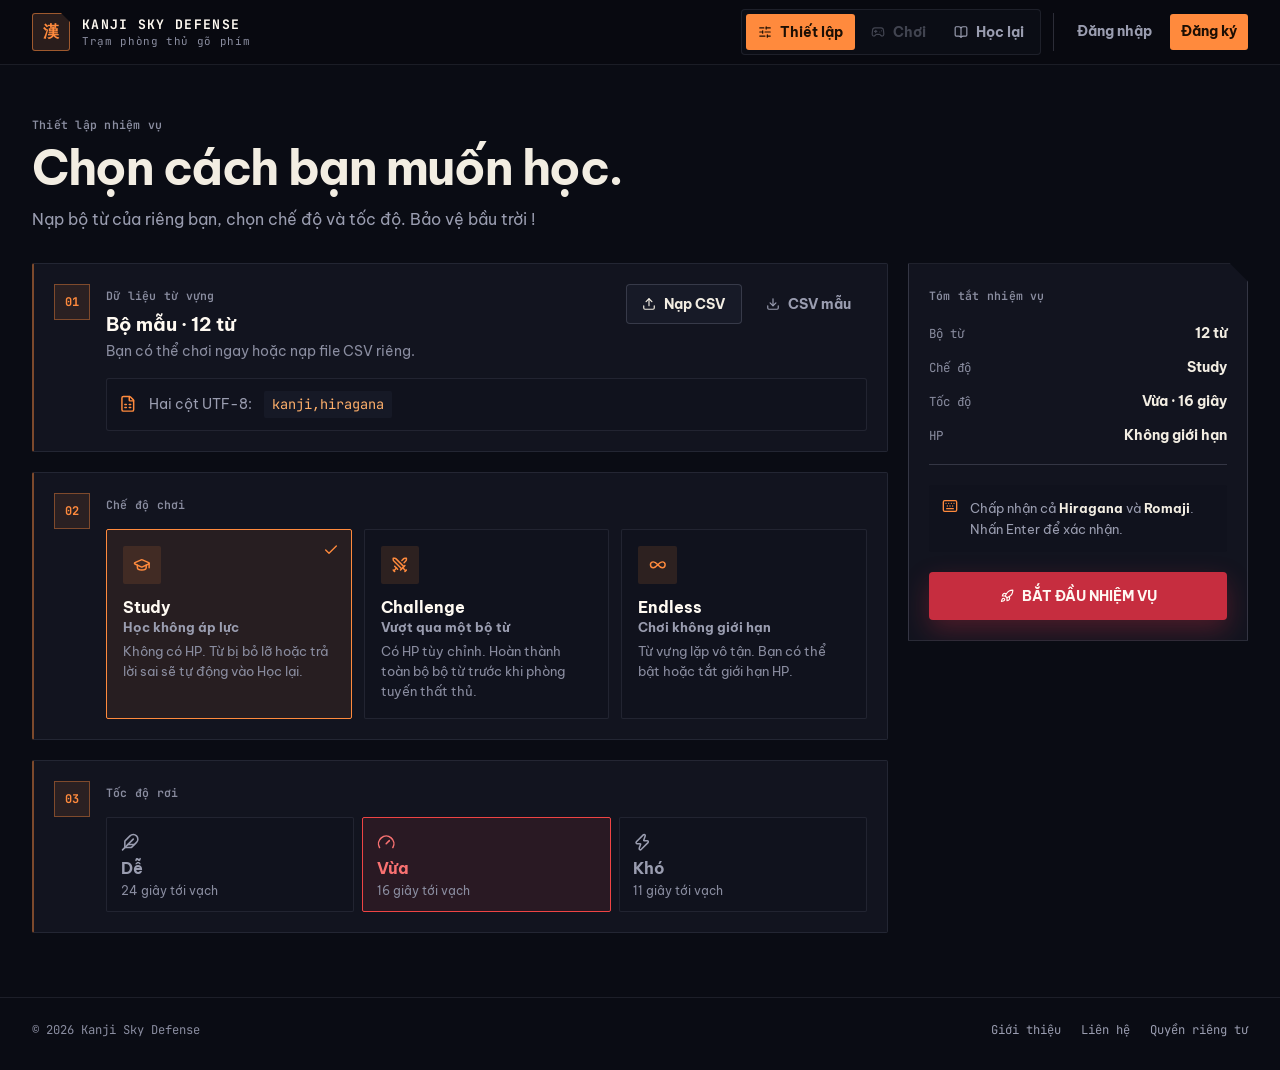
<file: index.html>
<!doctype html>
<html lang="vi">
  <!-- Metadata và tài nguyên của trang; giữ thứ tự script theo phụ thuộc. -->
  <head>
    <meta charset="UTF-8">
    <meta name="viewport" content="width=device-width, initial-scale=1">
    <meta name="theme-color" content="#0a0c14">
    <meta name="description" content="Luyện đọc Kanji bằng một trận chiến phòng thủ trên bầu trời.">
    <meta property="og:title" content="Kanji Sky Defense">
    <meta property="og:description" content="Gõ Hiragana. Bảo vệ bầu trời.">
    <meta property="og:image" content="images/og.png">
    <meta name="twitter:card" content="summary_large_image">
    <title>Kanji Sky Defense</title>
    <link rel="icon" href="images/favicon.svg" type="image/svg+xml">
    <link rel="preconnect" href="https://fonts.googleapis.com">
    <link rel="preconnect" href="https://fonts.gstatic.com" crossorigin>
    <link rel="preload" as="style" href="https://fonts.googleapis.com/css2?family=Be+Vietnam+Pro:wght@400;500;600;700;800;900&amp;family=JetBrains+Mono:wght@500;600;700&amp;display=swap">
    <link rel="stylesheet" href="https://fonts.googleapis.com/css2?family=Be+Vietnam+Pro:wght@400;500;600;700;800;900&amp;family=JetBrains+Mono:wght@500;600;700&amp;display=swap" media="print" onload="this.media='all'">
    <noscript><link rel="stylesheet" href="https://fonts.googleapis.com/css2?family=Be+Vietnam+Pro:wght@400;500;600;700;800;900&amp;family=JetBrains+Mono:wght@500;600;700&amp;display=swap"></noscript>
    <script src="js/preferences.js" defer></script>
    <script src="js/icons.js" defer></script>
    <link rel="stylesheet" href="css/style.css">
    <link rel="stylesheet" href="css/index.css">
    <script src="js/storage.js" defer></script>
    <script src="js/utils.js" defer></script>
    <script src="js/auth.js" defer></script>
    <script src="js/site.js" defer></script>
    <script src="js/app.js" defer></script>
  </head>
  <body id="home-page" class="page">
    <input id="csv-input" class="visually-hidden" type="file" accept=".csv,text/csv" aria-label="Nạp CSV">

    <!-- Nhận diện website và điều hướng tới các màn hình, trang thông tin và tài khoản. -->
    <header class="site-header">
      <div class="site-header__inner">
        <button class="brand" type="button" data-view="setup">
          <span class="brand__mark" aria-hidden="true">漢</span>
          <span>
            <span class="brand__title">KANJI SKY DEFENSE</span>
            <span class="brand__subtitle">Trạm phòng thủ gõ phím</span>
          </span>
          <span class="visually-hidden">Về trang thiết lập</span>
        </button>
        <div class="site-header__actions">
          <nav class="nav-tabs" aria-label="Điều hướng chính">
            <button class="nav-tabs__button nav-tabs__button--active" type="button" data-view="setup" aria-label="Thiết lập"><svg class="icon icon--sliders-horizontal" viewBox="0 0 24 24" width="20" height="20" aria-hidden="true" focusable="false"><use href="#icon-sliders-horizontal"></use></svg><span class="nav-tabs__label">Thiết lập</span></button>
            <button id="nav-play" class="nav-tabs__button" type="button" data-view="play" aria-label="Chơi" disabled><svg class="icon icon--gamepad-2" viewBox="0 0 24 24" width="20" height="20" aria-hidden="true" focusable="false"><use href="#icon-gamepad-2"></use></svg><span class="nav-tabs__label">Chơi</span></button>
            <button class="nav-tabs__button" type="button" data-view="review" aria-label="Học lại"><svg class="icon icon--book-open" viewBox="0 0 24 24" width="20" height="20" aria-hidden="true" focusable="false"><use href="#icon-book-open"></use></svg><span class="nav-tabs__label">Học lại</span><span id="review-badge" class="nav-tabs__badge nav-tabs__badge--hidden">0</span></button>
          </nav>
          <nav class="account-nav" data-auth-nav aria-label="Tài khoản">
            <a class="account-nav__link" href="login.html">Đăng nhập</a>
            <a class="account-nav__link account-nav__link--primary" href="register.html">Đăng ký</a>
          </nav>
        </div>
      </div>
    </header>

    <!-- Thiết lập nhiệm vụ, vùng chơi Canvas và danh sách từ cần ôn. -->
    <main>
      <!-- Chọn nguồn từ, chế độ, tốc độ và HP trước khi chơi. -->
      <section id="view-setup" class="view view--setup">
        <div class="setup-intro">
          <p class="eyebrow">Thiết lập nhiệm vụ</p>
          <h1 class="setup-intro__title">Chọn cách bạn muốn học.</h1>
          <p class="setup-intro__description">Nạp bộ từ của riêng bạn, chọn chế độ và tốc độ. Bảo vệ bầu trời !</p>
        </div>

        <div class="setup-layout">
          <div class="setup-layout__steps">
            <article class="setup-card">
              <div class="setup-card__step">01</div>
              <div class="setup-card__content">
                <div class="cluster cluster--spread cluster--start cluster--gap-large cluster--wrap">
                  <div class="layout-item layout-item--shrinkable">
                    <p class="eyebrow">Dữ liệu từ vựng</p>
                    <h2 id="source-label" class="setup-card__title">Bộ mẫu · 12 từ</h2>
                    <p id="source-notice" class="helper">Bạn có thể chơi ngay hoặc nạp file CSV riêng.</p>
                  </div>
                  <div class="cluster cluster--gap-small cluster--wrap">
                    <button id="upload-button" class="button button--secondary" type="button"><svg class="icon icon--upload" viewBox="0 0 24 24" width="20" height="20" aria-hidden="true" focusable="false"><use href="#icon-upload"></use></svg>Nạp CSV</button>
                    <button id="download-button" class="button button--ghost" type="button"><svg class="icon icon--download" viewBox="0 0 24 24" width="20" height="20" aria-hidden="true" focusable="false"><use href="#icon-download"></use></svg>CSV mẫu</button>
                  </div>
                </div>
                <div class="format-note"><svg class="format-note__icon icon icon--file-spreadsheet" viewBox="0 0 24 24" width="20" height="20" aria-hidden="true" focusable="false"><use href="#icon-file-spreadsheet"></use></svg>Hai cột UTF-8: <code class="format-note__code">kanji,hiragana</code></div>
              </div>
            </article>

            <article class="setup-card">
              <div class="setup-card__step">02</div>
              <div class="setup-card__content">
                <h2 class="eyebrow">Chế độ chơi</h2>
                <div class="mode-selector" role="radiogroup" aria-label="Chế độ chơi">
                  <button class="mode-card mode-card--active" type="button" data-mode="study" role="radio" aria-checked="true">
                    <span class="mode-card__icon" aria-hidden="true"><svg class="icon icon--graduation-cap" viewBox="0 0 24 24" width="20" height="20" focusable="false"><use href="#icon-graduation-cap"></use></svg></span><strong class="mode-card__title">Study</strong><span class="mode-card__subtitle">Học không áp lực</span><span class="mode-card__description">Không có HP. Từ bị bỏ lỡ hoặc trả lời sai sẽ tự động vào Học lại.</span><svg class="mode-card__check icon icon--check" viewBox="0 0 24 24" width="20" height="20" aria-hidden="true" focusable="false"><use href="#icon-check"></use></svg>
                  </button>
                  <button class="mode-card" type="button" data-mode="challenge" role="radio" aria-checked="false">
                    <span class="mode-card__icon" aria-hidden="true"><svg class="icon icon--swords" viewBox="0 0 24 24" width="20" height="20" focusable="false"><use href="#icon-swords"></use></svg></span><strong class="mode-card__title">Challenge</strong><span class="mode-card__subtitle">Vượt qua một bộ từ</span><span class="mode-card__description">Có HP tùy chỉnh. Hoàn thành toàn bộ bộ từ trước khi phòng tuyến thất thủ.</span><svg class="mode-card__check icon icon--check" viewBox="0 0 24 24" width="20" height="20" aria-hidden="true" focusable="false"><use href="#icon-check"></use></svg>
                  </button>
                  <button class="mode-card" type="button" data-mode="endless" role="radio" aria-checked="false">
                    <span class="mode-card__icon" aria-hidden="true"><svg class="icon icon--infinity" viewBox="0 0 24 24" width="20" height="20" focusable="false"><use href="#icon-infinity"></use></svg></span><strong class="mode-card__title">Endless</strong><span class="mode-card__subtitle">Chơi không giới hạn</span><span class="mode-card__description">Từ vựng lặp vô tận. Bạn có thể bật hoặc tắt giới hạn HP.</span><svg class="mode-card__check icon icon--check" viewBox="0 0 24 24" width="20" height="20" aria-hidden="true" focusable="false"><use href="#icon-check"></use></svg>
                  </button>
                </div>
              </div>
            </article>

            <article class="setup-card">
              <div class="setup-card__step">03</div>
              <div class="setup-card__content">
                <h2 class="eyebrow">Tốc độ rơi</h2>
                <div class="speed-selector" role="radiogroup" aria-label="Tốc độ rơi">
                  <button class="speed-selector__option" type="button" data-difficulty="easy" role="radio" aria-checked="false"><span class="speed-selector__icon" aria-hidden="true"><svg class="icon icon--feather" viewBox="0 0 24 24" width="20" height="20" focusable="false"><use href="#icon-feather"></use></svg></span><strong class="speed-selector__title">Dễ</strong><span class="speed-selector__description">24 giây tới vạch</span></button>
                  <button class="speed-selector__option speed-selector__option--active" type="button" data-difficulty="normal" role="radio" aria-checked="true"><span class="speed-selector__icon" aria-hidden="true"><svg class="icon icon--gauge" viewBox="0 0 24 24" width="20" height="20" focusable="false"><use href="#icon-gauge"></use></svg></span><strong class="speed-selector__title">Vừa</strong><span class="speed-selector__description">16 giây tới vạch</span></button>
                  <button class="speed-selector__option" type="button" data-difficulty="hard" role="radio" aria-checked="false"><span class="speed-selector__icon" aria-hidden="true"><svg class="icon icon--zap" viewBox="0 0 24 24" width="20" height="20" focusable="false"><use href="#icon-zap"></use></svg></span><strong class="speed-selector__title">Khó</strong><span class="speed-selector__description">11 giây tới vạch</span></button>
                </div>
              </div>
            </article>

            <article id="hp-card" class="setup-card setup-card--hidden">
              <div class="setup-card__step">04</div>
              <div class="setup-card__content">
                <div class="cluster cluster--spread cluster--center cluster--gap-large cluster--wrap">
                  <div>
                    <h2 class="eyebrow">Giới hạn HP</h2>
                    <p id="hp-note" class="helper helper--spaced">Challenge luôn sử dụng HP.</p>
                  </div>
                  <button id="hp-toggle" class="hp-toggle hp-toggle--hidden" type="button" aria-pressed="false"><span class="hp-toggle__indicator" aria-hidden="true"></span><b class="hp-toggle__label">Không HP</b></button>
                </div>
                <div id="hp-counter" class="hp-counter">
                  <button id="hp-minus" class="hp-counter__button" type="button" aria-label="Giảm HP"><svg class="icon icon--minus" viewBox="0 0 24 24" width="20" height="20" aria-hidden="true" focusable="false"><use href="#icon-minus"></use></svg></button>
                  <div class="hp-counter__value"><svg class="icon icon--heart" viewBox="0 0 24 24" width="20" height="20" aria-hidden="true" focusable="false"><use href="#icon-heart"></use></svg><b id="hp-value">3</b></div>
                  <button id="hp-plus" class="hp-counter__button" type="button" aria-label="Tăng HP"><svg class="icon icon--plus" viewBox="0 0 24 24" width="20" height="20" aria-hidden="true" focusable="false"><use href="#icon-plus"></use></svg></button>
                </div>
              </div>
            </article>
          </div>

          <!-- Tóm tắt cấu hình đang chọn và nút bắt đầu nhiệm vụ. -->
          <aside class="summary-card">
            <p class="eyebrow">Tóm tắt nhiệm vụ</p>
            <dl class="summary-card__list">
              <div class="summary-card__item"><dt class="summary-card__term">Bộ từ</dt><dd id="summary-words" class="summary-card__value">12 từ</dd></div>
              <div class="summary-card__item"><dt class="summary-card__term">Chế độ</dt><dd id="summary-mode" class="summary-card__value">Study</dd></div>
              <div class="summary-card__item"><dt class="summary-card__term">Tốc độ</dt><dd id="summary-speed" class="summary-card__value">Vừa</dd></div>
              <div class="summary-card__item"><dt class="summary-card__term">HP</dt><dd id="summary-hp" class="summary-card__value">Không giới hạn</dd></div>
            </dl>
            <div class="summary-card__divider"></div>
            <div class="summary-card__tip"><svg class="summary-card__tip-icon icon icon--keyboard" viewBox="0 0 24 24" width="20" height="20" aria-hidden="true" focusable="false"><use href="#icon-keyboard"></use></svg><span class="summary-card__tip-text">Chấp nhận cả <b>Hiragana</b> và <b>Romaji</b>. Nhấn Enter để xác nhận.</span></div>
            <button id="start-button" class="button button--primary button--full button--large summary-card__start-button" type="button"><svg class="icon icon--rocket" viewBox="0 0 24 24" width="20" height="20" aria-hidden="true" focusable="false"><use href="#icon-rocket"></use></svg>BẮT ĐẦU NHIỆM VỤ</button>
          </aside>
        </div>
      </section>

      <!-- HUD, Canvas, lớp phủ trạng thái và ô nhập đáp án của phiên chơi. -->
      <section id="view-play" class="view view--play view--hidden">
        <div class="play-toolbar">
          <button class="button button--ghost" type="button" data-view="setup"><svg class="icon icon--arrow-left" viewBox="0 0 24 24" width="20" height="20" aria-hidden="true" focusable="false"><use href="#icon-arrow-left"></use></svg>Thiết lập</button>
          <div class="cluster cluster--gap-small">
            <button id="pause-button" class="button button--secondary" type="button"><svg class="icon icon--pause" viewBox="0 0 24 24" width="20" height="20" aria-hidden="true" focusable="false"><use href="#icon-pause"></use></svg><b>Tạm dừng</b></button>
            <button id="restart-button" class="button button--secondary" type="button"><svg class="icon icon--rotate-ccw" viewBox="0 0 24 24" width="20" height="20" aria-hidden="true" focusable="false"><use href="#icon-rotate-ccw"></use></svg>Chơi lại</button>
          </div>
        </div>

        <div class="game-shell">
          <div class="game-status">
            <div class="game-status__stats">
              <span id="game-mode" class="game-status__mode">Study</span>
              <span id="game-hp" class="game-status__hp"><svg class="icon icon--infinity" viewBox="0 0 24 24" width="20" height="20" aria-hidden="true" focusable="false"><use href="#icon-infinity"></use></svg><span>Không HP</span></span>
              <span class="game-status__metric">ĐIỂM <b id="game-score" class="game-status__value">0</b></span>
              <span class="game-status__metric">COMBO <b id="game-combo" class="game-status__value game-status__value--combo"><svg class="icon icon--flame" viewBox="0 0 24 24" width="20" height="20" aria-hidden="true" focusable="false"><use href="#icon-flame"></use></svg><span>0</span></b></span>
            </div>
            <div id="game-remaining" class="game-status__remaining">12 từ còn lại</div>
          </div>
          <div id="game-field" class="game-field">
            <canvas id="game-canvas" class="game-field__canvas" aria-label="Khu vực chơi Kanji Sky Defense"></canvas>
            <div id="sector-label" class="game-field__sector">Khu vực 01 · Chế độ Study</div>

            <div id="game-overlay" class="game-overlay game-overlay--hidden">
              <div class="game-overlay__content">
                <div id="overlay-icon" class="game-overlay__icon" aria-hidden="true"><svg class="icon icon--pause" viewBox="0 0 24 24" width="20" height="20" focusable="false"><use href="#icon-pause"></use></svg></div>
                <p id="overlay-eyebrow" class="eyebrow">Đã tạm dừng</p>
                <h2 id="overlay-title" class="game-overlay__title">Nhiệm vụ tạm nghỉ</h2>
                <p id="overlay-copy" class="game-overlay__description">Tiếp tục khi bạn đã sẵn sàng.</p>
                <div class="cluster cluster--justify-center cluster--gap-small cluster--top-gap-large">
                  <button id="overlay-primary" class="button button--accent" type="button"><svg class="icon icon--play" viewBox="0 0 24 24" width="20" height="20" aria-hidden="true" focusable="false"><use href="#icon-play"></use></svg><span>Tiếp tục</span></button>
                  <button id="overlay-review" class="button button--secondary button--hidden" type="button"><svg class="icon icon--book-open" viewBox="0 0 24 24" width="20" height="20" aria-hidden="true" focusable="false"><use href="#icon-book-open"></use></svg><span>Học lại</span></button>
                </div>
              </div>
            </div>

          </div>
          <div class="answer-area">
            <!-- Ô nhập HTML hỗ trợ IME; JavaScript xử lý sự kiện gửi để chấm đáp án. -->
            <form id="answer-form" class="answer-form">
              <div class="answer-form__meta"><span id="target-label" class="answer-form__target">Đang tìm mục tiêu</span><span id="feedback" class="answer-form__feedback">Nhập Hiragana hoặc Romaji, rồi nhấn Enter.</span></div>
              <div class="answer-form__row">
                <svg class="answer-form__keyboard-icon icon icon--keyboard" viewBox="0 0 24 24" width="20" height="20" aria-hidden="true" focusable="false"><use href="#icon-keyboard"></use></svg>
                <input id="answer-input" class="answer-form__input" lang="ja" inputmode="text" autocomplete="off" autocorrect="off" spellcheck="false" placeholder="gakkou hoặc がっこう" aria-label="Nhập Hiragana hoặc Romaji" disabled>
                <span id="answer-preview" class="answer-form__preview answer-form__preview--hidden"></span>
                <button id="answer-submit" class="button button--accent" type="submit" disabled>Xác nhận <kbd class="button__shortcut">Enter</kbd></button>
              </div>
            </form>
            <button id="cycle-button" class="button button--target button--secondary" type="button" disabled><svg class="icon icon--crosshair" viewBox="0 0 24 24" width="20" height="20" aria-hidden="true" focusable="false"><use href="#icon-crosshair"></use></svg><span class="button__label">Đổi mục tiêu</span><kbd class="button__shortcut">Tab</kbd></button>
          </div>
        </div>
      </section>

      <!-- Danh sách từ sai/bỏ lỡ cùng hành động xóa và học lại. -->
      <section id="view-review" class="view view--review view--hidden review-panel">
        <div class="review-panel__heading">
          <div>
            <p class="eyebrow">Bộ nhớ học tập</p>
            <h1 class="review-panel__title">Học lại các từ đã lỡ.</h1>
            <p class="review-panel__description">Sai khi nhấn Enter hoặc để từ vượt phòng tuyến đều được ghi lại tại đây.</p>
          </div>
          <div id="review-actions" class="cluster cluster--gap-small review-panel__actions review-panel__actions--hidden">
            <button id="clear-review" class="button button--danger-ghost" type="button"><svg class="icon icon--trash-2" viewBox="0 0 24 24" width="20" height="20" aria-hidden="true" focusable="false"><use href="#icon-trash-2"></use></svg>Xóa lịch sử</button>
            <button id="study-review" class="button button--accent" type="button"><svg class="icon icon--play" viewBox="0 0 24 24" width="20" height="20" aria-hidden="true" focusable="false"><use href="#icon-play"></use></svg>Học ngay</button>
          </div>
        </div>
        <div id="review-content" class="review-panel__content"></div>
      </section>
    </main>
    <!-- Năm bản quyền và liên kết tới các trang thông tin dùng chung. -->
    <footer class="site-footer">
      <span class="site-footer__copyright">© <span data-year></span> Kanji Sky Defense</span>
      <nav class="site-footer__nav" aria-label="Thông tin">
        <a class="site-footer__link" href="about.html">Giới thiệu</a>
        <a class="site-footer__link" href="contact.html">Liên hệ</a>
        <a class="site-footer__link" href="privacy.html">Quyền riêng tư</a>
      </nav>
    </footer>
  </body>
</html>
</file>
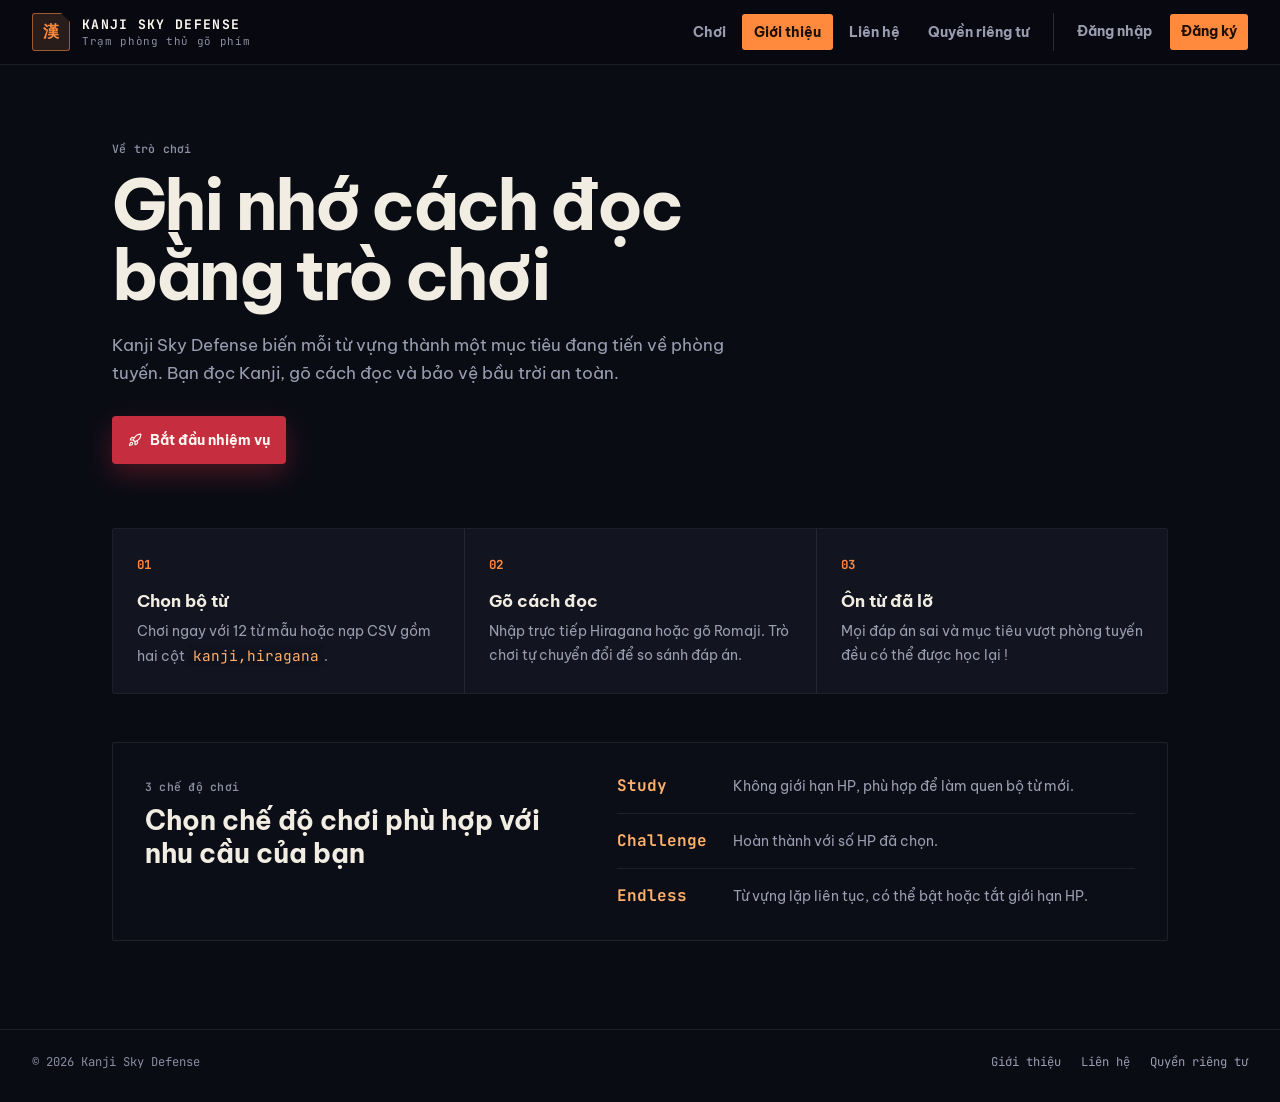
<file: about.html>
<!doctype html>
<html lang="vi">
  <!-- Metadata và tài nguyên của trang; giữ thứ tự script theo phụ thuộc. -->
  <head>
    <meta charset="UTF-8">
    <meta name="viewport" content="width=device-width, initial-scale=1">
    <meta name="theme-color" content="#0a0c14">
    <meta name="description" content="Tìm hiểu cách Kanji Sky Defense giúp bạn luyện đọc Kanji.">
    <title>Giới thiệu · Kanji Sky Defense</title>
    <link rel="icon" href="images/favicon.svg" type="image/svg+xml">
    <link rel="preconnect" href="https://fonts.googleapis.com">
    <link rel="preconnect" href="https://fonts.gstatic.com" crossorigin>
    <link rel="preload" as="style" href="https://fonts.googleapis.com/css2?family=Be+Vietnam+Pro:wght@400;500;600;700;800;900&amp;family=JetBrains+Mono:wght@500;600;700&amp;display=swap">
    <link rel="stylesheet" href="https://fonts.googleapis.com/css2?family=Be+Vietnam+Pro:wght@400;500;600;700;800;900&amp;family=JetBrains+Mono:wght@500;600;700&amp;display=swap" media="print" onload="this.media='all'">
    <noscript><link rel="stylesheet" href="https://fonts.googleapis.com/css2?family=Be+Vietnam+Pro:wght@400;500;600;700;800;900&amp;family=JetBrains+Mono:wght@500;600;700&amp;display=swap"></noscript>
    <script src="js/preferences.js" defer></script>
    <script src="js/icons.js" defer></script>
    <link rel="stylesheet" href="css/style.css">
    <link rel="stylesheet" href="css/about.css">
    <script src="js/storage.js" defer></script>
    <script src="js/auth.js" defer></script>
    <script src="js/site.js" defer></script>
  </head>
  <body id="about-page" class="page">
    <!-- Nhận diện website và điều hướng tới các màn hình, trang thông tin và tài khoản. -->
    <header class="site-header">
      <div class="site-header__inner">
        <a class="brand" href="index.html">
          <span class="brand__mark" aria-hidden="true">漢</span>
          <span><span class="brand__title">KANJI SKY DEFENSE</span><span class="brand__subtitle">Trạm phòng thủ gõ phím</span></span>
        </a>
        <div class="site-header__actions">
          <nav class="page-nav" aria-label="Điều hướng chính">
            <a class="page-nav__link" href="index.html">Chơi</a>
            <a class="page-nav__link page-nav__link--active" href="about.html" aria-current="page">Giới thiệu</a>
            <a class="page-nav__link" href="contact.html">Liên hệ</a>
            <a class="page-nav__link" href="privacy.html">Quyền riêng tư</a>
          </nav>
          <nav class="account-nav" data-auth-nav aria-label="Tài khoản"></nav>
        </div>
      </div>
    </header>

    <!-- Giới thiệu mục tiêu học tập, hướng dẫn thao tác và ba chế độ chơi. -->
    <main class="about-page">
      <!-- Giới thiệu mục đích và giá trị học tập của trò chơi. -->
      <section class="about-page__hero">
        <p class="eyebrow">Về trò chơi</p>
        <h1 class="about-page__title">Ghi nhớ cách đọc bằng trò chơi</h1>
        <p class="about-page__description">Kanji Sky Defense biến mỗi từ vựng thành một mục tiêu đang tiến về phòng tuyến. Bạn đọc Kanji, gõ cách đọc và bảo vệ bầu trời an toàn.</p>
        <a class="button button--primary button--large about-page__action" href="index.html"><svg class="icon icon--rocket" viewBox="0 0 24 24" width="20" height="20" aria-hidden="true" focusable="false"><use href="#icon-rocket"></use></svg>Bắt đầu nhiệm vụ</a>
      </section>

      <!-- Tóm tắt các bước nạp từ, nhập cách đọc và ôn lại. -->
      <section class="feature-list" aria-label="Cách chơi">
        <article class="feature-card"><span class="feature-card__number">01</span><h2 class="feature-card__title">Chọn bộ từ</h2><p class="feature-card__description">Chơi ngay với 12 từ mẫu hoặc nạp CSV gồm hai cột <code>kanji,hiragana</code>.</p></article>
        <article class="feature-card"><span class="feature-card__number">02</span><h2 class="feature-card__title">Gõ cách đọc</h2><p class="feature-card__description">Nhập trực tiếp Hiragana hoặc gõ Romaji. Trò chơi tự chuyển đổi để so sánh đáp án.</p></article>
        <article class="feature-card"><span class="feature-card__number">03</span><h2 class="feature-card__title">Ôn từ đã lỡ</h2><p class="feature-card__description">Mọi đáp án sai và mục tiêu vượt phòng tuyến đều có thể được học lại !</p></article>
      </section>

      <!-- So sánh quy tắc Study, Challenge và Endless. -->
      <section class="mode-explainer">
        <div class="mode-explainer__intro"><p class="eyebrow">3 chế độ chơi</p><h2 class="mode-explainer__title">Chọn chế độ chơi phù hợp với nhu cầu của bạn</h2></div>
        <dl class="mode-explainer__list">
          <div class="mode-explainer__item"><dt class="mode-explainer__term">Study</dt><dd class="mode-explainer__description">Không giới hạn HP, phù hợp để làm quen bộ từ mới.</dd></div>
          <div class="mode-explainer__item"><dt class="mode-explainer__term">Challenge</dt><dd class="mode-explainer__description">Hoàn thành với số HP đã chọn.</dd></div>
          <div class="mode-explainer__item"><dt class="mode-explainer__term">Endless</dt><dd class="mode-explainer__description">Từ vựng lặp liên tục, có thể bật hoặc tắt giới hạn HP.</dd></div>
        </dl>
      </section>
    </main>

    <!-- Năm bản quyền và liên kết tới các trang thông tin dùng chung. -->
    <footer class="site-footer"><span class="site-footer__copyright">© <span data-year></span> Kanji Sky Defense</span><nav class="site-footer__nav" aria-label="Thông tin"><a class="site-footer__link" href="about.html">Giới thiệu</a><a class="site-footer__link" href="contact.html">Liên hệ</a><a class="site-footer__link" href="privacy.html">Quyền riêng tư</a></nav></footer>
  </body>
</html>
</file>
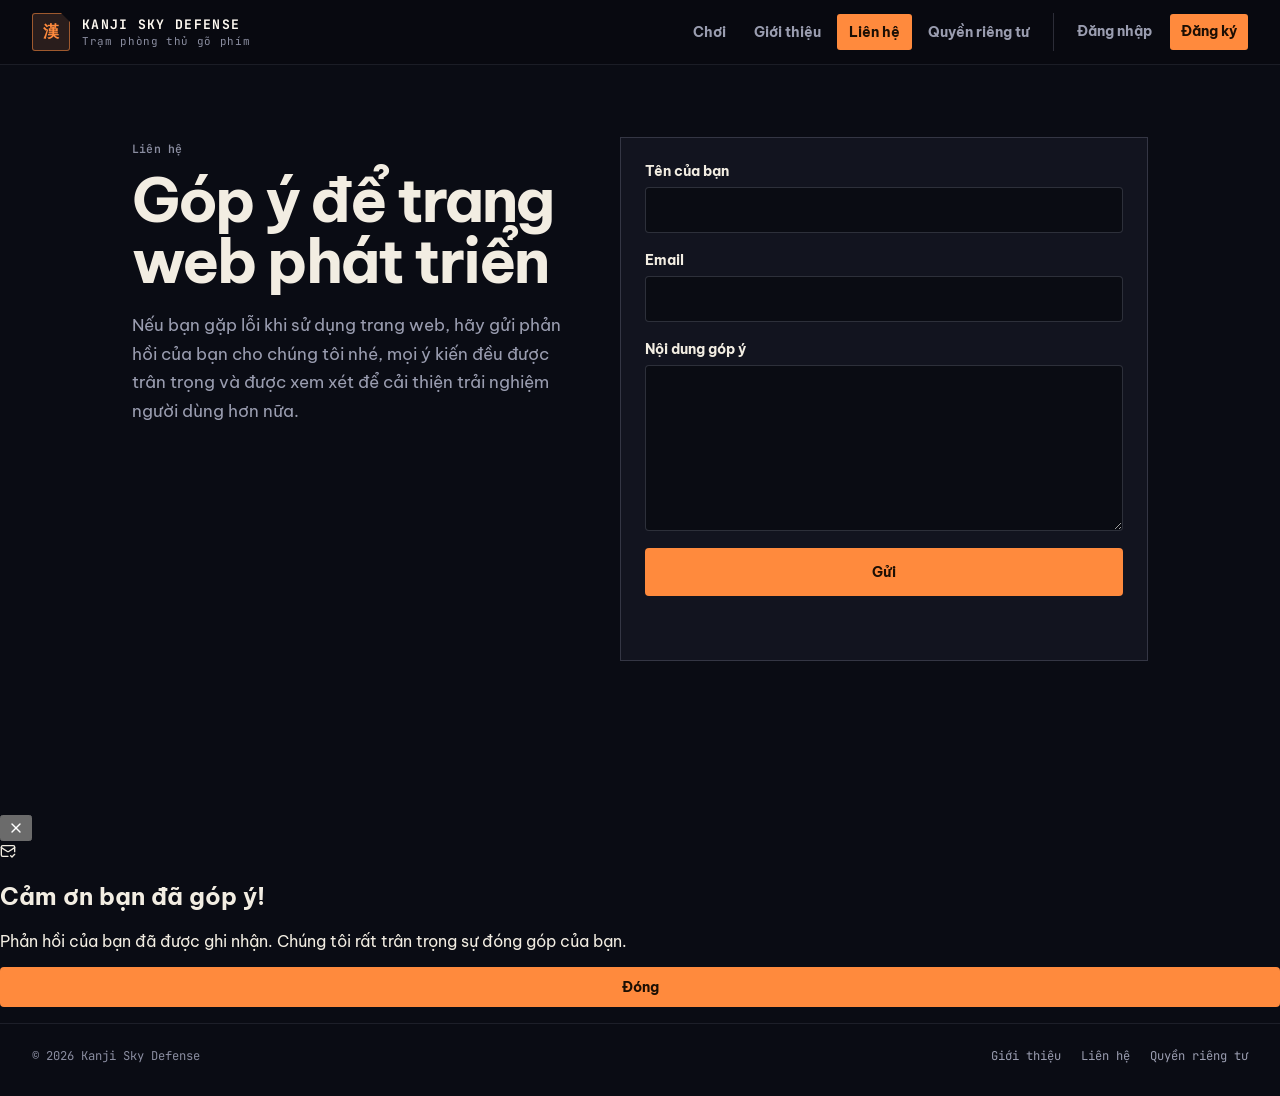
<file: contact.html>
<!doctype html>
<html lang="vi">
  <!-- Metadata và tài nguyên của trang; giữ thứ tự script theo phụ thuộc. -->
  <head>
    <meta charset="UTF-8">
    <meta name="viewport" content="width=device-width, initial-scale=1">
    <meta name="theme-color" content="#0a0c14">
    <meta name="description" content="Gửi góp ý cho Kanji Sky Defense.">
    <title>Liên hệ · Kanji Sky Defense</title>
    <link rel="icon" href="images/favicon.svg" type="image/svg+xml">
    <link rel="preconnect" href="https://fonts.googleapis.com">
    <link rel="preconnect" href="https://fonts.gstatic.com" crossorigin>
    <link rel="preload" as="style" href="https://fonts.googleapis.com/css2?family=Be+Vietnam+Pro:wght@400;500;600;700;800;900&amp;family=JetBrains+Mono:wght@500;600;700&amp;display=swap">
    <link rel="stylesheet" href="https://fonts.googleapis.com/css2?family=Be+Vietnam+Pro:wght@400;500;600;700;800;900&amp;family=JetBrains+Mono:wght@500;600;700&amp;display=swap" media="print" onload="this.media='all'">
    <noscript><link rel="stylesheet" href="https://fonts.googleapis.com/css2?family=Be+Vietnam+Pro:wght@400;500;600;700;800;900&amp;family=JetBrains+Mono:wght@500;600;700&amp;display=swap"></noscript>
    <script src="js/preferences.js" defer></script>
    <script src="js/icons.js" defer></script>
    <link rel="stylesheet" href="css/style.css">
    <link rel="stylesheet" href="css/contact.css">
    <script src="js/storage.js" defer></script>
    <script src="js/auth.js" defer></script>
    <script src="js/site.js" defer></script>
  </head>
  <body id="contact-page" class="page">
    <!-- Nhận diện website và điều hướng tới các màn hình, trang thông tin và tài khoản. -->
    <header class="site-header">
      <div class="site-header__inner">
        <a class="brand" href="index.html">
          <span class="brand__mark" aria-hidden="true">漢</span>
          <span><span class="brand__title">KANJI SKY DEFENSE</span><span class="brand__subtitle">Trạm phòng thủ gõ phím</span></span>
        </a>
        <div class="site-header__actions">
          <nav class="page-nav" aria-label="Điều hướng chính">
            <a class="page-nav__link" href="index.html">Chơi</a>
            <a class="page-nav__link" href="about.html">Giới thiệu</a>
            <a class="page-nav__link page-nav__link--active" href="contact.html" aria-current="page">Liên hệ</a>
            <a class="page-nav__link" href="privacy.html">Quyền riêng tư</a>
          </nav>
          <nav class="account-nav" data-auth-nav aria-label="Tài khoản"></nav>
        </div>
      </div>
    </header>

    <!-- Biểu mẫu soạn nội dung góp ý để sao chép và gửi qua kênh liên hệ. -->
    <main class="contact-page">
      <section class="contact-page__intro">
        <p class="eyebrow">Liên hệ</p>
        <h1 class="contact-page__title">Góp ý để trang web phát triển</h1>
        <p class="contact-page__description">Nếu bạn gặp lỗi khi sử dụng trang web, hãy gửi phản hồi của bạn cho chúng tôi nhé, mọi ý kiến đều được trân trọng và được xem xét để cải thiện trải nghiệm người dùng hơn nữa.</p>
      </section>

      <!-- Các trường nhập có nhãn; JavaScript hiển thị hộp thoại cảm ơn sau khi gửi. -->
      <form id="contact-form" class="contact-form">
        <div class="field"><label class="field__label" for="contact-name">Tên của bạn</label><input id="contact-name" class="field__control" name="name" autocomplete="name" required></div>
        <div class="field"><label class="field__label" for="contact-email">Email</label><input id="contact-email" class="field__control" name="email" type="email" autocomplete="email" required></div>
        <div class="field"><label class="field__label" for="contact-message">Nội dung góp ý</label><textarea id="contact-message" class="field__control" name="message" rows="7" required></textarea></div>
        <button class="button button--accent button--large" type="submit">Gửi</button>
        <p id="contact-status" class="form-status" role="status" aria-live="polite"></p>
      </form>
    </main>

    <!-- Hộp thoại cảm ơn ngắn gọn sau khi người dùng gửi góp ý. -->
    <div id="contact-modal" class="modal modal--hidden" role="dialog" aria-modal="true" aria-labelledby="contact-modal-title" aria-describedby="contact-modal-copy">
      <div class="modal__backdrop" data-modal-close></div>
      <div class="modal__card modal__card--compact">
        <button class="modal__close" type="button" data-modal-close aria-label="Đóng"><svg class="icon icon--x" viewBox="0 0 24 24" width="20" height="20" aria-hidden="true" focusable="false"><use href="#icon-x"></use></svg></button>
        <div class="modal__icon" aria-hidden="true"><svg class="icon icon--mail-check" viewBox="0 0 24 24" width="20" height="20" focusable="false"><use href="#icon-mail-check"></use></svg></div>
        <h2 id="contact-modal-title" class="modal__title">Cảm ơn bạn đã góp ý!</h2>
        <p id="contact-modal-copy" class="modal__description">Phản hồi của bạn đã được ghi nhận. Chúng tôi rất trân trọng sự đóng góp của bạn.</p>
        <button id="contact-modal-done" class="button button--accent button--full modal__action" type="button" data-modal-close>Đóng</button>
      </div>
    </div>

    <!-- Năm bản quyền và liên kết tới các trang thông tin dùng chung. -->
    <footer class="site-footer"><span class="site-footer__copyright">© <span data-year></span> Kanji Sky Defense</span><nav class="site-footer__nav" aria-label="Thông tin"><a class="site-footer__link" href="about.html">Giới thiệu</a><a class="site-footer__link" href="contact.html">Liên hệ</a><a class="site-footer__link" href="privacy.html">Quyền riêng tư</a></nav></footer>
  </body>
</html>
</file>
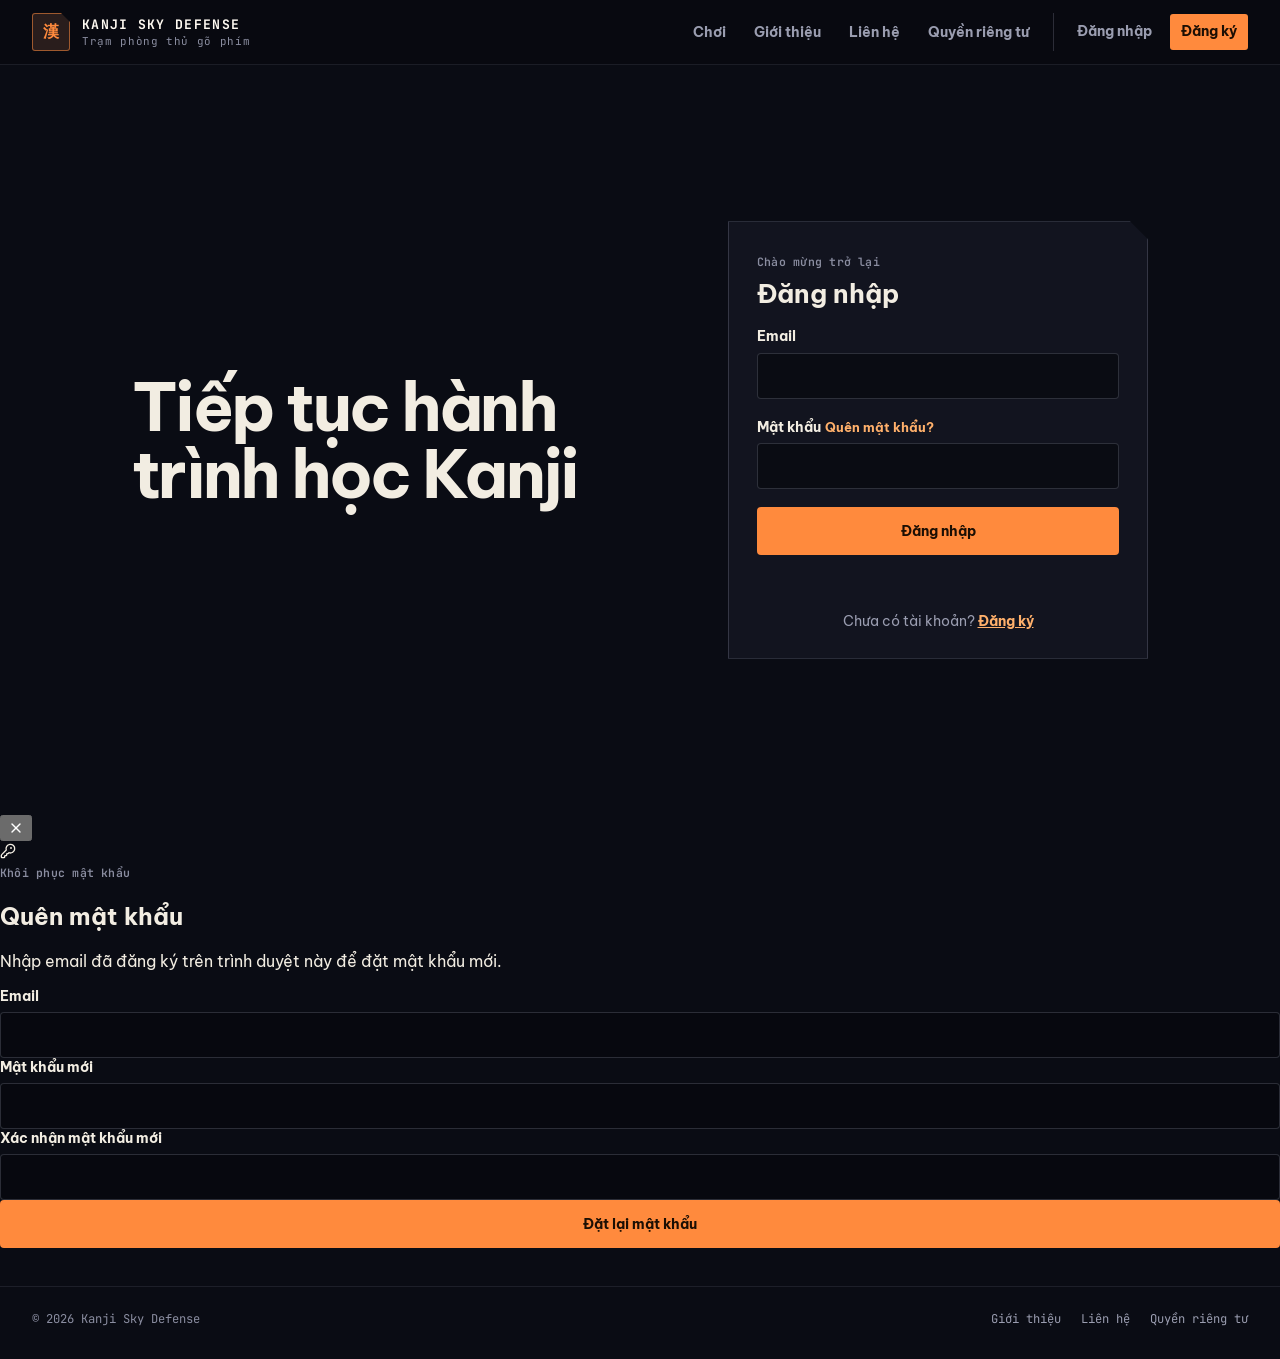
<file: login.html>
<!doctype html>
<html lang="vi">
  <!-- Metadata và tài nguyên của trang; giữ thứ tự script theo phụ thuộc. -->
  <head>
    <meta charset="UTF-8">
    <meta name="viewport" content="width=device-width, initial-scale=1">
    <meta name="theme-color" content="#0a0c14">
    <meta name="description" content="Đăng nhập Kanji Sky Defense.">
    <title>Đăng nhập · Kanji Sky Defense</title>
    <link rel="icon" href="images/favicon.svg" type="image/svg+xml">
    <link rel="preconnect" href="https://fonts.googleapis.com">
    <link rel="preconnect" href="https://fonts.gstatic.com" crossorigin>
    <link rel="preload" as="style" href="https://fonts.googleapis.com/css2?family=Be+Vietnam+Pro:wght@400;500;600;700;800;900&amp;family=JetBrains+Mono:wght@500;600;700&amp;display=swap">
    <link rel="stylesheet" href="https://fonts.googleapis.com/css2?family=Be+Vietnam+Pro:wght@400;500;600;700;800;900&amp;family=JetBrains+Mono:wght@500;600;700&amp;display=swap" media="print" onload="this.media='all'">
    <noscript><link rel="stylesheet" href="https://fonts.googleapis.com/css2?family=Be+Vietnam+Pro:wght@400;500;600;700;800;900&amp;family=JetBrains+Mono:wght@500;600;700&amp;display=swap"></noscript>
    <script src="js/preferences.js" defer></script>
    <script src="js/icons.js" defer></script>
    <link rel="stylesheet" href="css/style.css">
    <link rel="stylesheet" href="css/auth.css">
    <script src="js/storage.js" defer></script>
    <script src="js/auth.js" defer></script>
    <script src="js/site.js" defer></script>
  </head>
  <body id="login-page" class="page">
    <!-- Nhận diện website và điều hướng tới các màn hình, trang thông tin và tài khoản. -->
    <header class="site-header">
      <div class="site-header__inner">
        <a class="brand" href="index.html">
          <span class="brand__mark" aria-hidden="true">漢</span>
          <span><span class="brand__title">KANJI SKY DEFENSE</span><span class="brand__subtitle">Trạm phòng thủ gõ phím</span></span>
        </a>
        <div class="site-header__actions">
          <nav class="page-nav" aria-label="Điều hướng chính"><a class="page-nav__link" href="index.html">Chơi</a><a class="page-nav__link" href="about.html">Giới thiệu</a><a class="page-nav__link" href="contact.html">Liên hệ</a><a class="page-nav__link" href="privacy.html">Quyền riêng tư</a></nav>
          <nav class="account-nav" data-auth-nav aria-label="Tài khoản"></nav>
        </div>
      </div>
    </header>

    <!-- Biểu mẫu đăng nhập bằng tài khoản lưu trên trình duyệt. -->
    <main class="auth-page">
      <section class="auth-page__intro">
        <h1 class="auth-page__title">Tiếp tục hành trình học Kanji</h1>
      </section>

      <!-- Các trường nhập có nhãn; JavaScript hiển thị kết quả xử lý ngay tại form. -->
      <form class="auth-card" data-auth-form="login">
        <div class="auth-card__heading"><p class="eyebrow">Chào mừng trở lại</p><h2 class="auth-card__title">Đăng nhập</h2></div>
        <div class="field"><label class="field__label" for="login-email">Email</label><input id="login-email" class="field__control" name="email" type="email" autocomplete="email" required></div>
        <div class="field">
          <div class="field__header">
            <label class="field__label" for="login-password">Mật khẩu</label>
            <button id="forgot-password-trigger" class="auth-card__forgot" type="button">Quên mật khẩu?</button>
          </div>
          <input id="login-password" class="field__control" name="password" type="password" autocomplete="current-password" minlength="6" required>
        </div>
        <button class="button button--accent button--large button--full" type="submit">Đăng nhập</button>
        <p class="form-status" data-auth-status role="status" aria-live="polite"></p>
        <p class="auth-card__switch">Chưa có tài khoản? <a class="auth-card__link" href="register.html">Đăng ký</a></p>
      </form>
    </main>

    <!-- Hộp thoại đặt lại mật khẩu đơn giản cho tài khoản lưu cục bộ. -->
    <div id="forgot-modal" class="modal modal--hidden" role="dialog" aria-modal="true" aria-labelledby="forgot-modal-title" aria-describedby="forgot-modal-copy">
      <div class="modal__backdrop" data-modal-close></div>
      <div class="modal__card">
        <button class="modal__close" type="button" data-modal-close aria-label="Đóng"><svg class="icon icon--x" viewBox="0 0 24 24" width="20" height="20" aria-hidden="true" focusable="false"><use href="#icon-x"></use></svg></button>
        <div class="modal__header">
          <div class="modal__icon" aria-hidden="true"><svg class="icon icon--key-round" viewBox="0 0 24 24" width="20" height="20" focusable="false"><use href="#icon-key-round"></use></svg></div>
          <p class="eyebrow">Khôi phục mật khẩu</p>
          <h2 id="forgot-modal-title" class="modal__title">Quên mật khẩu</h2>
          <p id="forgot-modal-copy" class="modal__description">Nhập email đã đăng ký trên trình duyệt này để đặt mật khẩu mới.</p>
        </div>
        <form class="modal__form" data-auth-form="reset">
          <div class="field"><label class="field__label" for="reset-email">Email</label><input id="reset-email" class="field__control" name="email" type="email" autocomplete="email" required></div>
          <div class="field"><label class="field__label" for="reset-password">Mật khẩu mới</label><input id="reset-password" class="field__control" name="password" type="password" autocomplete="new-password" minlength="6" required></div>
          <div class="field"><label class="field__label" for="reset-confirm">Xác nhận mật khẩu mới</label><input id="reset-confirm" class="field__control" name="confirmPassword" type="password" autocomplete="new-password" minlength="6" required></div>
          <button class="button button--accent button--large button--full" type="submit">Đặt lại mật khẩu</button>
          <p class="form-status" data-auth-status role="status" aria-live="polite"></p>
        </form>
      </div>
    </div>

    <!-- Năm bản quyền và liên kết tới các trang thông tin dùng chung. -->
    <footer class="site-footer"><span class="site-footer__copyright">© <span data-year></span> Kanji Sky Defense</span><nav class="site-footer__nav" aria-label="Thông tin"><a class="site-footer__link" href="about.html">Giới thiệu</a><a class="site-footer__link" href="contact.html">Liên hệ</a><a class="site-footer__link" href="privacy.html">Quyền riêng tư</a></nav></footer>
  </body>
</html>
</file>
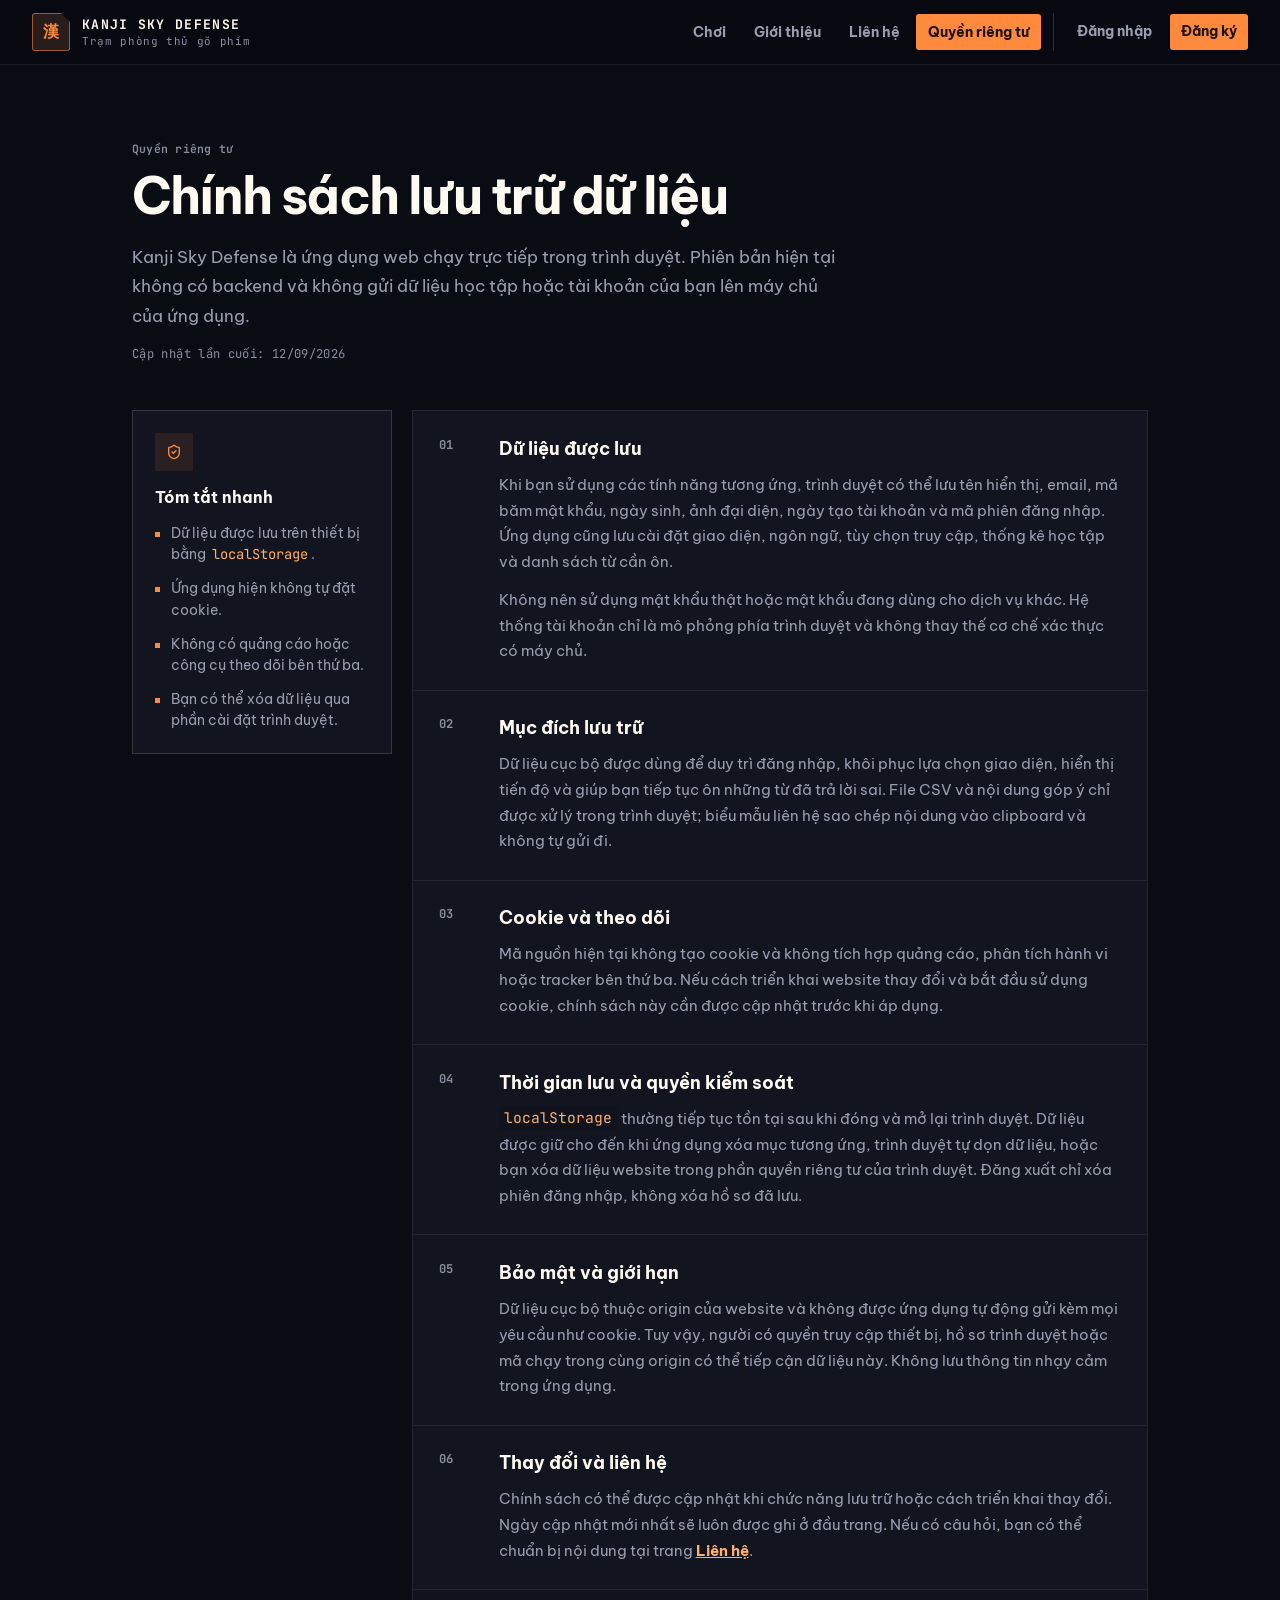
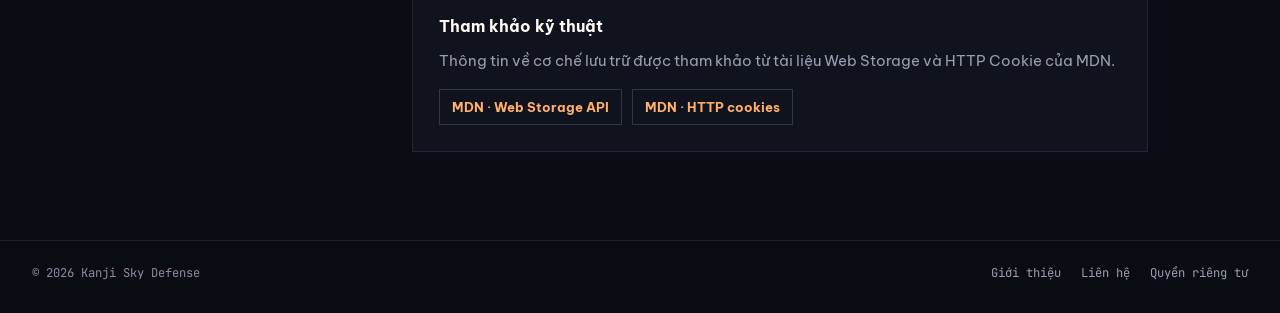
<file: privacy.html>
<!doctype html>
<html lang="vi">
  <!-- Metadata và tài nguyên của trang; giữ thứ tự script theo phụ thuộc. -->
  <head>
    <meta charset="UTF-8">
    <meta name="viewport" content="width=device-width, initial-scale=1">
    <meta name="theme-color" content="#0a0c14">
    <meta name="description" content="Chính sách lưu trữ dữ liệu cục bộ và cookie của Kanji Sky Defense.">
    <title>Quyền riêng tư · Kanji Sky Defense</title>
    <link rel="icon" href="images/favicon.svg" type="image/svg+xml">
    <link rel="preconnect" href="https://fonts.googleapis.com">
    <link rel="preconnect" href="https://fonts.gstatic.com" crossorigin>
    <link rel="preload" as="style" href="https://fonts.googleapis.com/css2?family=Be+Vietnam+Pro:wght@400;500;600;700;800;900&amp;family=JetBrains+Mono:wght@500;600;700&amp;display=swap">
    <link rel="stylesheet" href="https://fonts.googleapis.com/css2?family=Be+Vietnam+Pro:wght@400;500;600;700;800;900&amp;family=JetBrains+Mono:wght@500;600;700&amp;display=swap" media="print" onload="this.media='all'">
    <noscript><link rel="stylesheet" href="https://fonts.googleapis.com/css2?family=Be+Vietnam+Pro:wght@400;500;600;700;800;900&amp;family=JetBrains+Mono:wght@500;600;700&amp;display=swap"></noscript>
    <script src="js/preferences.js" defer></script>
    <script src="js/icons.js" defer></script>
    <link rel="stylesheet" href="css/style.css">
    <link rel="stylesheet" href="css/privacy.css">
    <script src="js/storage.js" defer></script>
    <script src="js/auth.js" defer></script>
    <script src="js/site.js" defer></script>
  </head>
  <body id="privacy-page" class="page">
    <!-- Nhận diện website và điều hướng tới các màn hình, trang thông tin và tài khoản. -->
    <header class="site-header">
      <div class="site-header__inner">
        <a class="brand" href="index.html">
          <span class="brand__mark" aria-hidden="true">漢</span>
          <span><span class="brand__title">KANJI SKY DEFENSE</span><span class="brand__subtitle">Trạm phòng thủ gõ phím</span></span>
        </a>
        <div class="site-header__actions">
          <nav class="page-nav" aria-label="Điều hướng chính">
            <a class="page-nav__link" href="index.html">Chơi</a>
            <a class="page-nav__link" href="about.html">Giới thiệu</a>
            <a class="page-nav__link" href="contact.html">Liên hệ</a>
            <a class="page-nav__link page-nav__link--active" href="privacy.html" aria-current="page">Quyền riêng tư</a>
          </nav>
          <nav class="account-nav" data-auth-nav aria-label="Tài khoản"></nav>
        </div>
      </div>
    </header>

    <!-- Giải thích dữ liệu cục bộ và cách người dùng kiểm soát dữ liệu. -->
    <main class="privacy-page">
      <!-- Nhận diện website và điều hướng tới các màn hình, trang thông tin và tài khoản. -->
      <header class="privacy-page__hero">
        <p class="eyebrow">Quyền riêng tư</p>
        <h1 class="privacy-page__title">Chính sách lưu trữ dữ liệu</h1>
        <p class="privacy-page__lead">Kanji Sky Defense là ứng dụng web chạy trực tiếp trong trình duyệt. Phiên bản hiện tại không có backend và không gửi dữ liệu học tập hoặc tài khoản của bạn lên máy chủ của ứng dụng.</p>
        <p class="privacy-page__updated">Cập nhật lần cuối: 12/09/2026</p>
      </header>

      <div class="privacy-layout">
        <!-- Thông tin bổ trợ và điều hướng theo nội dung trang. -->
        <aside class="privacy-summary" aria-label="Tóm tắt chính sách">
          <span class="privacy-summary__icon" aria-hidden="true"><svg class="icon icon--shield-check" viewBox="0 0 24 24" width="20" height="20" focusable="false"><use href="#icon-shield-check"></use></svg></span>
          <h2 class="privacy-summary__title">Tóm tắt nhanh</h2>
          <ul class="privacy-summary__list">
            <li class="privacy-summary__item">Dữ liệu được lưu trên thiết bị bằng <code>localStorage</code>.</li>
            <li class="privacy-summary__item">Ứng dụng hiện không tự đặt cookie.</li>
            <li class="privacy-summary__item">Không có quảng cáo hoặc công cụ theo dõi bên thứ ba.</li>
            <li class="privacy-summary__item">Bạn có thể xóa dữ liệu qua phần cài đặt trình duyệt.</li>
          </ul>
        </aside>

        <div class="privacy-policy">
          <!-- Các loại dữ liệu website lưu trên thiết bị. -->
          <section class="privacy-policy__section" id="data-we-store">
            <span class="privacy-policy__number">01</span>
            <div class="privacy-policy__content">
              <h2 class="privacy-policy__title">Dữ liệu được lưu</h2>
              <p class="privacy-policy__text">Khi bạn sử dụng các tính năng tương ứng, trình duyệt có thể lưu tên hiển thị, email, mã băm mật khẩu, ngày sinh, ảnh đại diện, ngày tạo tài khoản và mã phiên đăng nhập. Ứng dụng cũng lưu cài đặt giao diện, ngôn ngữ, tùy chọn truy cập, thống kê học tập và danh sách từ cần ôn.</p>
              <p class="privacy-policy__text">Không nên sử dụng mật khẩu thật hoặc mật khẩu đang dùng cho dịch vụ khác. Hệ thống tài khoản chỉ là mô phỏng phía trình duyệt và không thay thế cơ chế xác thực có máy chủ.</p>
            </div>
          </section>

          <!-- Mục đích sử dụng dữ liệu học tập và tùy chọn. -->
          <section class="privacy-policy__section" id="storage-purpose">
            <span class="privacy-policy__number">02</span>
            <div class="privacy-policy__content">
              <h2 class="privacy-policy__title">Mục đích lưu trữ</h2>
              <p class="privacy-policy__text">Dữ liệu cục bộ được dùng để duy trì đăng nhập, khôi phục lựa chọn giao diện, hiển thị tiến độ và giúp bạn tiếp tục ôn những từ đã trả lời sai. File CSV và nội dung góp ý chỉ được xử lý trong trình duyệt; biểu mẫu liên hệ sao chép nội dung vào clipboard và không tự gửi đi.</p>
            </div>
          </section>

          <!-- Thông tin về cookie và cách lưu trữ tại trình duyệt. -->
          <section class="privacy-policy__section" id="cookies">
            <span class="privacy-policy__number">03</span>
            <div class="privacy-policy__content">
              <h2 class="privacy-policy__title">Cookie và theo dõi</h2>
              <p class="privacy-policy__text">Mã nguồn hiện tại không tạo cookie và không tích hợp quảng cáo, phân tích hành vi hoặc tracker bên thứ ba. Nếu cách triển khai website thay đổi và bắt đầu sử dụng cookie, chính sách này cần được cập nhật trước khi áp dụng.</p>
            </div>
          </section>

          <!-- Thời gian lưu giữ và quyền chủ động xóa dữ liệu. -->
          <section class="privacy-policy__section" id="retention-control">
            <span class="privacy-policy__number">04</span>
            <div class="privacy-policy__content">
              <h2 class="privacy-policy__title">Thời gian lưu và quyền kiểm soát</h2>
              <p class="privacy-policy__text"><code>localStorage</code> thường tiếp tục tồn tại sau khi đóng và mở lại trình duyệt. Dữ liệu được giữ cho đến khi ứng dụng xóa mục tương ứng, trình duyệt tự dọn dữ liệu, hoặc bạn xóa dữ liệu website trong phần quyền riêng tư của trình duyệt. Đăng xuất chỉ xóa phiên đăng nhập, không xóa hồ sơ đã lưu.</p>
            </div>
          </section>

          <!-- Giới hạn bảo vệ dữ liệu của phiên bản frontend. -->
          <section class="privacy-policy__section" id="security">
            <span class="privacy-policy__number">05</span>
            <div class="privacy-policy__content">
              <h2 class="privacy-policy__title">Bảo mật và giới hạn</h2>
              <p class="privacy-policy__text">Dữ liệu cục bộ thuộc origin của website và không được ứng dụng tự động gửi kèm mọi yêu cầu như cookie. Tuy vậy, người có quyền truy cập thiết bị, hồ sơ trình duyệt hoặc mã chạy trong cùng origin có thể tiếp cận dữ liệu này. Không lưu thông tin nhạy cảm trong ứng dụng.</p>
            </div>
          </section>

          <!-- Cập nhật chính sách và kênh liên hệ. -->
          <section class="privacy-policy__section" id="changes-contact">
            <span class="privacy-policy__number">06</span>
            <div class="privacy-policy__content">
              <h2 class="privacy-policy__title">Thay đổi và liên hệ</h2>
              <p class="privacy-policy__text">Chính sách có thể được cập nhật khi chức năng lưu trữ hoặc cách triển khai thay đổi. Ngày cập nhật mới nhất sẽ luôn được ghi ở đầu trang. Nếu có câu hỏi, bạn có thể chuẩn bị nội dung tại trang <a class="privacy-policy__link" href="contact.html">Liên hệ</a>.</p>
            </div>
          </section>

          <!-- Nguồn tham khảo giúp làm rõ cơ chế lưu dữ liệu trình duyệt. -->
          <section class="privacy-policy__references" aria-labelledby="reference-title">
            <h2 id="reference-title" class="privacy-policy__references-title">Tham khảo kỹ thuật</h2>
            <p class="privacy-policy__text">Thông tin về cơ chế lưu trữ được tham khảo từ tài liệu Web Storage và HTTP Cookie của MDN.</p>
            <div class="privacy-policy__reference-links">
              <a class="privacy-policy__reference" href="https://developer.mozilla.org/en-US/docs/Web/API/Web_Storage_API" target="_blank" rel="noreferrer">MDN · Web Storage API</a>
              <a class="privacy-policy__reference" href="https://developer.mozilla.org/en-US/docs/Web/HTTP/Guides/Cookies" target="_blank" rel="noreferrer">MDN · HTTP cookies</a>
            </div>
          </section>
        </div>
      </div>
    </main>

    <!-- Năm bản quyền và liên kết tới các trang thông tin dùng chung. -->
    <footer class="site-footer"><span class="site-footer__copyright">© <span data-year></span> Kanji Sky Defense</span><nav class="site-footer__nav" aria-label="Thông tin"><a class="site-footer__link" href="about.html">Giới thiệu</a><a class="site-footer__link" href="contact.html">Liên hệ</a><a class="site-footer__link" href="privacy.html">Quyền riêng tư</a></nav></footer>
  </body>
</html>
</file>
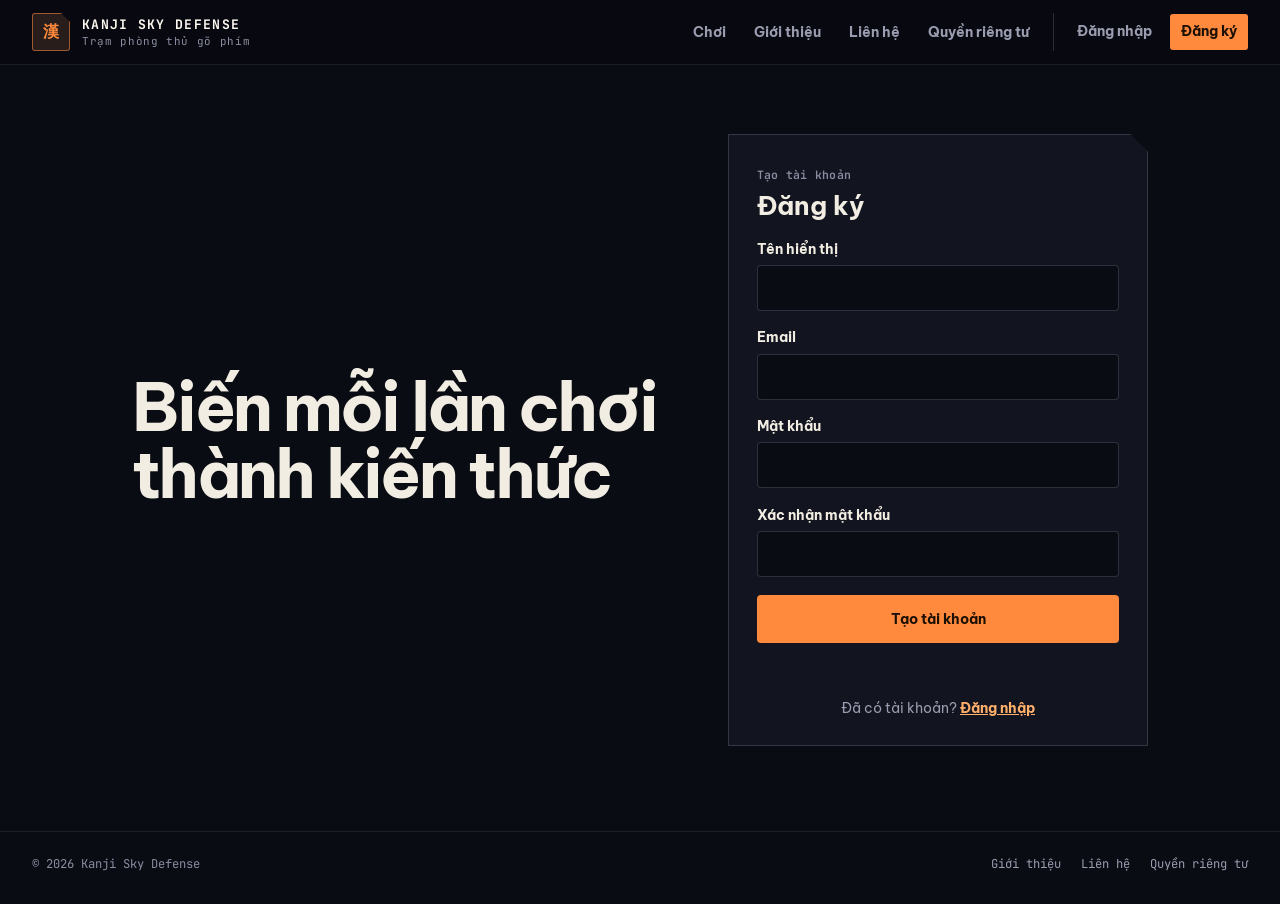
<file: register.html>
<!doctype html>
<html lang="vi">
  <!-- Metadata và tài nguyên của trang; giữ thứ tự script theo phụ thuộc. -->
  <head>
    <meta charset="UTF-8">
    <meta name="viewport" content="width=device-width, initial-scale=1">
    <meta name="theme-color" content="#0a0c14">
    <meta name="description" content="Tạo tài khoản Kanji Sky Defense.">
    <title>Đăng ký · Kanji Sky Defense</title>
    <link rel="icon" href="images/favicon.svg" type="image/svg+xml">
    <link rel="preconnect" href="https://fonts.googleapis.com">
    <link rel="preconnect" href="https://fonts.gstatic.com" crossorigin>
    <link rel="preload" as="style" href="https://fonts.googleapis.com/css2?family=Be+Vietnam+Pro:wght@400;500;600;700;800;900&amp;family=JetBrains+Mono:wght@500;600;700&amp;display=swap">
    <link rel="stylesheet" href="https://fonts.googleapis.com/css2?family=Be+Vietnam+Pro:wght@400;500;600;700;800;900&amp;family=JetBrains+Mono:wght@500;600;700&amp;display=swap" media="print" onload="this.media='all'">
    <noscript><link rel="stylesheet" href="https://fonts.googleapis.com/css2?family=Be+Vietnam+Pro:wght@400;500;600;700;800;900&amp;family=JetBrains+Mono:wght@500;600;700&amp;display=swap"></noscript>
    <script src="js/preferences.js" defer></script>
    <script src="js/icons.js" defer></script>
    <link rel="stylesheet" href="css/style.css">
    <link rel="stylesheet" href="css/auth.css">
    <script src="js/storage.js" defer></script>
    <script src="js/auth.js" defer></script>
    <script src="js/site.js" defer></script>
  </head>
  <body id="register-page" class="page">
    <!-- Nhận diện website và điều hướng tới các màn hình, trang thông tin và tài khoản. -->
    <header class="site-header">
      <div class="site-header__inner">
        <a class="brand" href="index.html">
          <span class="brand__mark" aria-hidden="true">漢</span>
          <span><span class="brand__title">KANJI SKY DEFENSE</span><span class="brand__subtitle">Trạm phòng thủ gõ phím</span></span>
        </a>
        <div class="site-header__actions">
          <nav class="page-nav" aria-label="Điều hướng chính"><a class="page-nav__link" href="index.html">Chơi</a><a class="page-nav__link" href="about.html">Giới thiệu</a><a class="page-nav__link" href="contact.html">Liên hệ</a><a class="page-nav__link" href="privacy.html">Quyền riêng tư</a></nav>
          <nav class="account-nav" data-auth-nav aria-label="Tài khoản"></nav>
        </div>
      </div>
    </header>

    <!-- Biểu mẫu tạo tài khoản cục bộ và kiểm tra xác nhận mật khẩu. -->
    <main class="auth-page">
      <section class="auth-page__intro">
        <h1 class="auth-page__title">Biến mỗi lần chơi thành kiến thức</h1>
      </section>

      <!-- Các trường nhập có nhãn; JavaScript hiển thị kết quả xử lý ngay tại form. -->
      <form class="auth-card" data-auth-form="register">
        <div class="auth-card__heading"><p class="eyebrow">Tạo tài khoản</p><h2 class="auth-card__title">Đăng ký</h2></div>
        <div class="field"><label class="field__label" for="register-name">Tên hiển thị</label><input id="register-name" class="field__control" name="name" autocomplete="name" minlength="2" maxlength="40" required></div>
        <div class="field"><label class="field__label" for="register-email">Email</label><input id="register-email" class="field__control" name="email" type="email" autocomplete="email" required></div>
        <div class="field"><label class="field__label" for="register-password">Mật khẩu</label><input id="register-password" class="field__control" name="password" type="password" autocomplete="new-password" minlength="6" required></div>
        <div class="field"><label class="field__label" for="register-confirm">Xác nhận mật khẩu</label><input id="register-confirm" class="field__control" name="confirmPassword" type="password" autocomplete="new-password" minlength="6" required></div>
        <button class="button button--accent button--large button--full" type="submit">Tạo tài khoản</button>
        <p class="form-status" data-auth-status role="status" aria-live="polite"></p>
        <p class="auth-card__switch">Đã có tài khoản? <a class="auth-card__link" href="login.html">Đăng nhập</a></p>
      </form>
    </main>

    <!-- Năm bản quyền và liên kết tới các trang thông tin dùng chung. -->
    <footer class="site-footer"><span class="site-footer__copyright">© <span data-year></span> Kanji Sky Defense</span><nav class="site-footer__nav" aria-label="Thông tin"><a class="site-footer__link" href="about.html">Giới thiệu</a><a class="site-footer__link" href="contact.html">Liên hệ</a><a class="site-footer__link" href="privacy.html">Quyền riêng tư</a></nav></footer>
  </body>
</html>
</file>
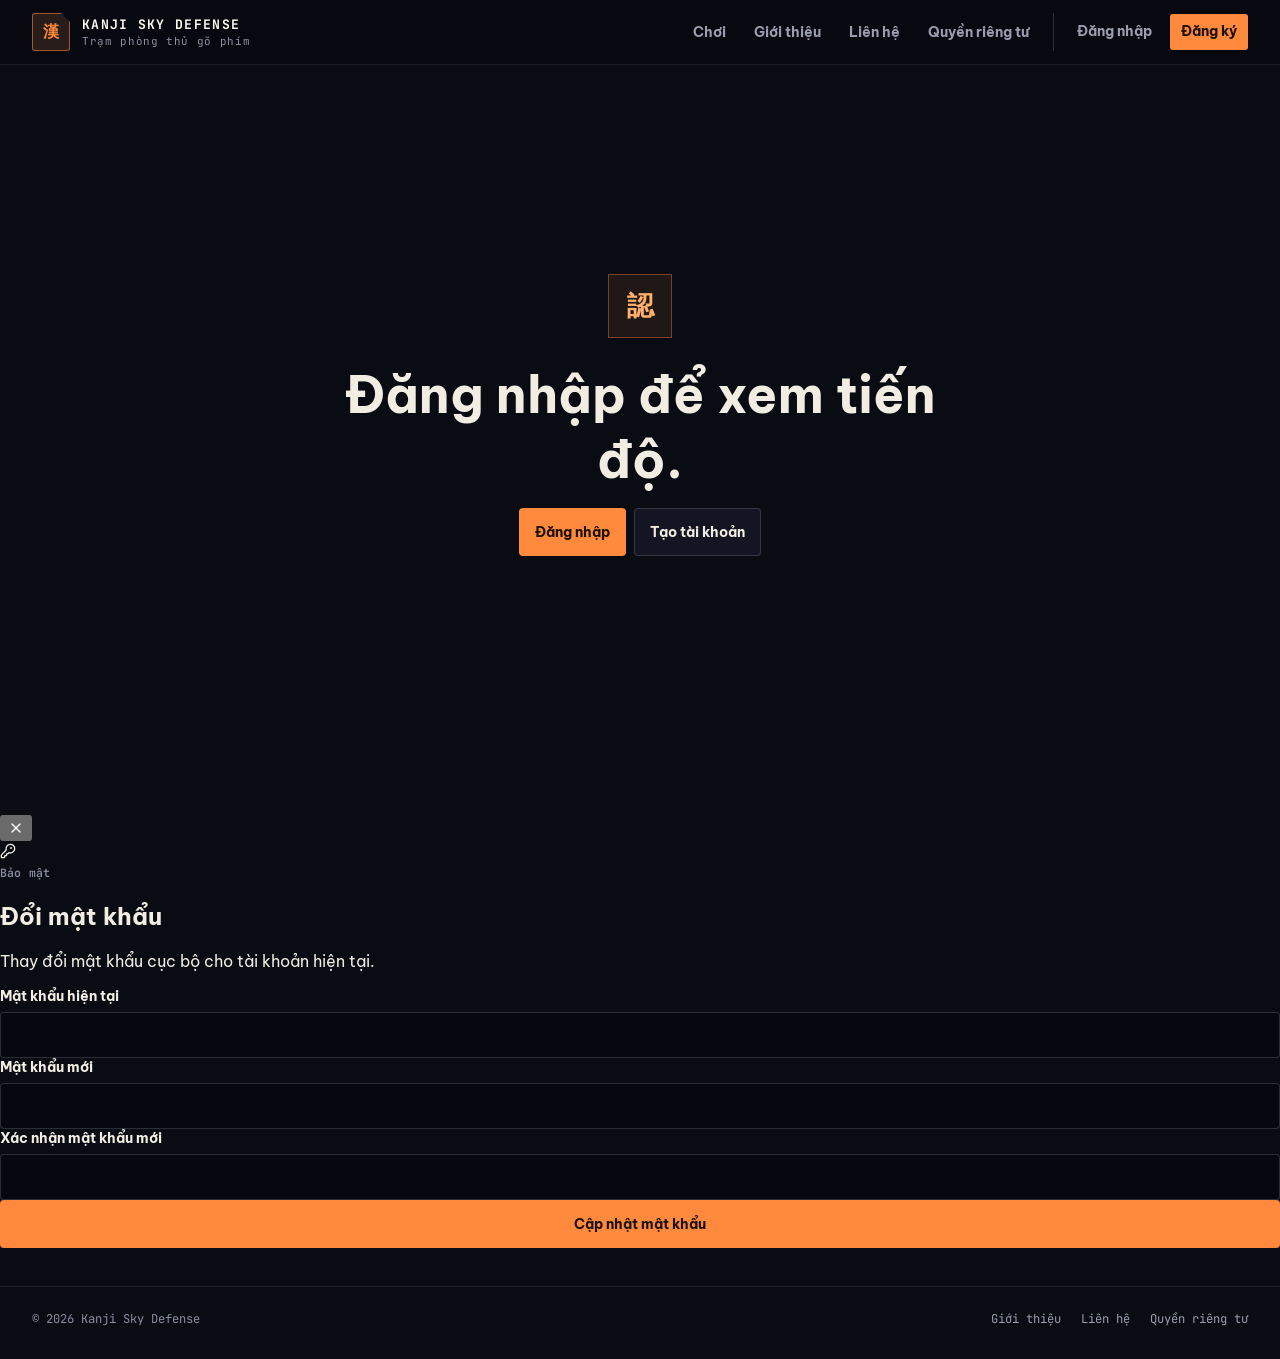
<file: user.html>
<!doctype html>
<html lang="vi">
  <!-- Metadata và tài nguyên của trang; giữ thứ tự script theo phụ thuộc. -->
  <head>
    <meta charset="UTF-8">
    <meta name="viewport" content="width=device-width, initial-scale=1">
    <meta name="theme-color" content="#0a0c14">
    <meta name="description" content="Tài khoản, tiến độ học và thư viện từ đã quên của người chơi Kanji Sky Defense.">
    <title>Trang cá nhân · Kanji Sky Defense</title>
    <link rel="icon" href="images/favicon.svg" type="image/svg+xml">
    <link rel="preconnect" href="https://fonts.googleapis.com">
    <link rel="preconnect" href="https://fonts.gstatic.com" crossorigin>
    <link rel="preload" as="style" href="https://fonts.googleapis.com/css2?family=Be+Vietnam+Pro:wght@400;500;600;700;800;900&amp;family=JetBrains+Mono:wght@500;600;700&amp;display=swap">
    <link rel="stylesheet" href="https://fonts.googleapis.com/css2?family=Be+Vietnam+Pro:wght@400;500;600;700;800;900&amp;family=JetBrains+Mono:wght@500;600;700&amp;display=swap" media="print" onload="this.media='all'">
    <noscript><link rel="stylesheet" href="https://fonts.googleapis.com/css2?family=Be+Vietnam+Pro:wght@400;500;600;700;800;900&amp;family=JetBrains+Mono:wght@500;600;700&amp;display=swap"></noscript>
    <script src="js/preferences.js" defer></script>
    <script src="js/icons.js" defer></script>
    <link rel="stylesheet" href="css/style.css">
    <link rel="stylesheet" href="css/user.css">
    <script src="js/storage.js" defer></script>
    <script src="js/utils.js" defer></script>
    <script src="js/auth.js" defer></script>
    <script src="js/site.js" defer></script>
    <script src="js/user.js" defer></script>
  </head>
  <body id="user-page" class="page" data-user-area>
    <!-- Nhận diện website và điều hướng tới các màn hình, trang thông tin và tài khoản. -->
    <header class="site-header">
      <div class="site-header__inner">
        <a class="brand" href="index.html">
          <span class="brand__mark" aria-hidden="true">漢</span>
          <span><span class="brand__title">KANJI SKY DEFENSE</span><span class="brand__subtitle">Trạm phòng thủ gõ phím</span></span>
        </a>
        <div class="site-header__actions">
          <nav class="page-nav" aria-label="Điều hướng chính"><a class="page-nav__link" href="index.html">Chơi</a><a class="page-nav__link" href="about.html">Giới thiệu</a><a class="page-nav__link" href="contact.html">Liên hệ</a><a class="page-nav__link" href="privacy.html">Quyền riêng tư</a></nav>
          <nav class="account-nav" data-auth-nav aria-label="Tài khoản"></nav>
        </div>
      </div>
    </header>

    <!-- Hồ sơ, tiến độ học, thư viện từ cần ôn và tùy chọn giao diện. -->
    <main class="user-page">
      <!-- Thông báo yêu cầu đăng nhập trước khi xem dữ liệu cá nhân. -->
      <section id="user-gate" class="user-gate user-gate--hidden">
        <div class="user-gate__mark" aria-hidden="true">認</div>
        <h1 class="user-gate__title">Đăng nhập để xem tiến độ.</h1>
        <div class="cluster cluster--justify-center cluster--gap-small cluster--wrap"><a class="button button--accent button--large" href="login.html">Đăng nhập</a><a class="button button--secondary button--large" href="register.html">Tạo tài khoản</a></div>
      </section>

      <div id="user-dashboard" class="account-layout account-layout--hidden">
        <!-- Nhận diện người dùng và menu chuyển phần hồ sơ. -->
        <aside class="profile-sidebar">
          <div class="profile-sidebar__user">
            <div class="profile-sidebar__avatar" aria-hidden="true"><img id="sidebar-avatar-image" class="profile-sidebar__avatar-image profile-sidebar__avatar-image--hidden" src="images/favicon.svg" alt=""><span id="sidebar-avatar-fallback" class="profile-sidebar__avatar-fallback">U</span></div>
            <strong id="sidebar-name" class="profile-sidebar__name">Người học</strong>
            <span id="sidebar-email" class="profile-sidebar__email"></span>
          </div>

          <nav class="profile-sidebar__menu" aria-label="Trang cá nhân">
            <button class="profile-sidebar__menu-item profile-sidebar__menu-item--active" type="button" data-user-panel="account" aria-pressed="true"><svg class="profile-sidebar__icon icon icon--user" viewBox="0 0 24 24" width="20" height="20" aria-hidden="true" focusable="false"><use href="#icon-user"></use></svg><b class="profile-sidebar__label">Tài khoản</b></button>
            <button class="profile-sidebar__menu-item" type="button" data-user-panel="settings" aria-pressed="false"><svg class="profile-sidebar__icon icon icon--settings" viewBox="0 0 24 24" width="20" height="20" aria-hidden="true" focusable="false"><use href="#icon-settings"></use></svg><b class="profile-sidebar__label">Cài đặt</b></button>
          </nav>

          <button id="user-logout" class="profile-sidebar__logout" type="button"><svg class="profile-sidebar__icon icon icon--log-out" viewBox="0 0 24 24" width="20" height="20" aria-hidden="true" focusable="false"><use href="#icon-log-out"></use></svg><b class="profile-sidebar__label">Đăng xuất</b></button>
        </aside>

        <div class="account-layout__content">
          <!-- Thông tin tài khoản, ảnh đại diện và dữ liệu học tập. -->
          <section id="panel-account" class="user-panel" data-user-panel-content="account">
            <!-- Nhận diện website và điều hướng tới các màn hình, trang thông tin và tài khoản. -->
            <header class="user-panel__heading"><p class="eyebrow">Tài khoản</p><h1 class="user-panel__title">Thông tin tài khoản</h1></header>

            <div class="account-card">
              <div class="avatar-editor">
                <div class="profile-photo" role="img" aria-label="Ảnh đại diện"><img id="profile-avatar-image" class="profile-photo__image profile-photo__image--hidden" src="images/favicon.svg" alt=""><span id="profile-avatar-fallback" class="profile-photo__fallback">U</span></div>
                <input id="avatar-input" class="visually-hidden" type="file" accept="image/png,image/jpeg,image/webp,image/gif">
                <button id="avatar-button" class="button button--secondary avatar-editor__button" type="button">Đổi ảnh</button>
                <button id="avatar-remove" class="button button--danger-ghost button--hidden avatar-editor__button" type="button">Xóa ảnh</button>
                <p id="avatar-status" class="form-status avatar-editor__status" role="status" aria-live="polite"></p>
              </div>

              <!-- Các trường nhập có nhãn; JavaScript hiển thị kết quả xử lý ngay tại form. -->
              <form id="account-form" class="account-form">
                <div class="field"><label class="field__label" for="account-name">Tên người dùng</label><input id="account-name" class="field__control" name="name" autocomplete="name" minlength="2" maxlength="40" required></div>
                <div class="field"><label class="field__label" for="account-email">Email</label><input id="account-email" class="field__control" name="email" type="email" autocomplete="email" required></div>
                <div class="field"><label class="field__label" for="account-birthday">Ngày sinh</label><input id="account-birthday" class="field__control" name="birthday" type="date" autocomplete="bday"></div>
                <div class="field"><label class="field__label" for="account-created">Ngày tham gia</label><input id="account-created" class="field__control field__control--readonly" type="text" readonly></div>
                <button class="button button--accent account-form__submit" type="submit">Lưu thay đổi</button>
                <p id="account-status" class="form-status account-form__status" role="status" aria-live="polite"></p>
              </form>
            </div>

            <!-- Các chỉ số tổng quan được JavaScript cập nhật từ lịch sử học. -->
            <section class="stat-grid" aria-label="Tổng quan tiến độ">
              <div class="stat-card"><span class="stat-card__label">Phiên học</span><strong id="stat-sessions" class="stat-card__value">0</strong></div>
              <div class="stat-card"><span class="stat-card__label">Từ đã luyện</span><strong id="stat-words" class="stat-card__value">0</strong></div>
              <div class="stat-card"><span class="stat-card__label">Độ chính xác</span><strong id="stat-accuracy" class="stat-card__value">0%</strong></div>
              <div class="stat-card"><span class="stat-card__label">Chuỗi học</span><strong id="stat-streak" class="stat-card__value">0 ngày</strong></div>
            </section>

            <!-- Biểu đồ số từ luyện theo tuần hoặc tháng. -->
            <section class="dashboard-card dashboard-card--chart">
              <div class="dashboard-card__heading">
                <h2 class="dashboard-card__title">Số từ đã luyện</h2>
                <div class="segmented-control" role="group" aria-label="Khoảng thời gian biểu đồ">
                  <button class="segmented-control__option segmented-control__option--active" type="button" data-chart-period="week">Tuần</button>
                  <button class="segmented-control__option" type="button" data-chart-period="month">Tháng</button>
                </div>
              </div>
              <canvas id="learning-chart" class="learning-chart" role="img" aria-label="Biểu đồ tiến độ học"></canvas>
            </section>

            <!-- Tìm kiếm và quản lý các từ cần ôn của tài khoản hiện tại. -->
            <section class="dashboard-card dashboard-card--library">
              <div class="dashboard-card__heading dashboard-card__heading--library">
                <h2 class="dashboard-card__title">Từ đã quên <span id="library-count" class="word-library__count">0 từ</span></h2>
                <div class="word-library__actions"><button id="clear-library" class="button button--danger-ghost button--hidden word-library__action" type="button">Xóa tất cả</button><button id="review-now" class="button button--accent button--hidden word-library__action" type="button"><svg class="icon icon--play" viewBox="0 0 24 24" width="20" height="20" aria-hidden="true" focusable="false"><use href="#icon-play"></use></svg>Ôn ngay</button></div>
              </div>
              <label class="word-library__search" for="library-search"><svg class="word-library__search-icon icon icon--search" viewBox="0 0 24 24" width="20" height="20" aria-hidden="true" focusable="false"><use href="#icon-search"></use></svg><input id="library-search" class="word-library__search-input" type="search" autocomplete="off" placeholder="Tìm Kanji hoặc cách đọc"></label>
              <div id="forgotten-library" class="word-library__list"></div>
            </section>
          </section>

          <!-- Các lựa chọn giao diện, ngôn ngữ và xác nhận thao tác. -->
          <section id="panel-settings" class="user-panel user-panel--hidden" data-user-panel-content="settings">
            <!-- Nhận diện website và điều hướng tới các màn hình, trang thông tin và tài khoản. -->
            <header class="user-panel__heading"><p class="eyebrow">Cài đặt</p><h1 class="user-panel__title">Cài đặt</h1></header>

            <section class="settings-card">
              <h2 class="settings-card__title">Giao diện</h2>
              <div class="theme-selector" role="group" aria-label="Giao diện">
                <button class="theme-selector__option" type="button" data-theme-option="light" aria-pressed="false"><span class="theme-selector__preview theme-selector__preview--light" aria-hidden="true"></span><b class="theme-selector__label">Sáng</b></button>
                <button class="theme-selector__option" type="button" data-theme-option="dark" aria-pressed="true"><span class="theme-selector__preview theme-selector__preview--dark" aria-hidden="true"></span><b class="theme-selector__label">Tối</b></button>
              </div>
            </section>

            <div class="settings-card settings-card--row">
              <label class="settings-card__label" for="language-select">Ngôn ngữ</label>
              <select id="language-select" class="settings-card__select"><option value="vi">Tiếng Việt</option><option value="en">Tiếng Anh</option><option value="ja">Tiếng Nhật</option></select>
            </div>

            <section class="settings-card">
              <h2 class="settings-card__title">Tùy chọn</h2>
              <label class="preference"><b class="preference__label">Giảm chuyển động</b><span class="preference__switch"><input id="reduce-motion" class="preference__input" type="checkbox"><span class="preference__track" aria-hidden="true"></span></span></label>
              <label class="preference"><b class="preference__label">Hiển thị phím tắt</b><span class="preference__switch"><input id="show-shortcuts" class="preference__input" type="checkbox"><span class="preference__track" aria-hidden="true"></span></span></label>
              <label class="preference"><b class="preference__label">Xác nhận trước khi xóa</b><span class="preference__switch"><input id="confirm-delete" class="preference__input" type="checkbox"><span class="preference__track" aria-hidden="true"></span></span></label>
            </section>

            <section class="settings-card">
              <h2 class="settings-card__title">Bảo mật</h2>
              <div class="settings-row">
                <div class="settings-row__info">
                  <b class="settings-row__label">Mật khẩu</b>
                  <p class="settings-row__description">Cập nhật mật khẩu cho tài khoản lưu trên trình duyệt này.</p>
                </div>
                <button id="change-password-button" class="button button--secondary" type="button"><svg class="icon icon--key-round" viewBox="0 0 24 24" width="20" height="20" aria-hidden="true" focusable="false"><use href="#icon-key-round"></use></svg><span>Đổi mật khẩu</span></button>
              </div>
            </section>
          </section>
        </div>
      </div>
    </main>

    <!-- Hộp thoại đổi mật khẩu cục bộ trong mục cài đặt. -->
    <div id="password-modal" class="modal modal--hidden" role="dialog" aria-modal="true" aria-labelledby="password-modal-title" aria-describedby="password-modal-copy">
      <div class="modal__backdrop" data-modal-close></div>
      <div class="modal__card">
        <button class="modal__close" type="button" data-modal-close aria-label="Đóng"><svg class="icon icon--x" viewBox="0 0 24 24" width="20" height="20" aria-hidden="true" focusable="false"><use href="#icon-x"></use></svg></button>
        <div class="modal__header">
          <div class="modal__icon" aria-hidden="true"><svg class="icon icon--key-round" viewBox="0 0 24 24" width="20" height="20" focusable="false"><use href="#icon-key-round"></use></svg></div>
          <p class="eyebrow">Bảo mật</p>
          <h2 id="password-modal-title" class="modal__title">Đổi mật khẩu</h2>
          <p id="password-modal-copy" class="modal__description">Thay đổi mật khẩu cục bộ cho tài khoản hiện tại.</p>
        </div>
        <form id="password-form" class="modal__form">
          <div class="field"><label class="field__label" for="current-password">Mật khẩu hiện tại</label><input id="current-password" class="field__control" name="currentPassword" type="password" autocomplete="current-password" minlength="6" required></div>
          <div class="field"><label class="field__label" for="new-password">Mật khẩu mới</label><input id="new-password" class="field__control" name="newPassword" type="password" autocomplete="new-password" minlength="6" required></div>
          <div class="field"><label class="field__label" for="confirm-new-password">Xác nhận mật khẩu mới</label><input id="confirm-new-password" class="field__control" name="confirmPassword" type="password" autocomplete="new-password" minlength="6" required></div>
          <button class="button button--accent button--large button--full" type="submit">Cập nhật mật khẩu</button>
          <p id="password-status" class="form-status" role="status" aria-live="polite"></p>
        </form>
      </div>
    </div>

    <!-- Năm bản quyền và liên kết tới các trang thông tin dùng chung. -->
    <footer class="site-footer"><span class="site-footer__copyright">© <span data-year></span> Kanji Sky Defense</span><nav class="site-footer__nav" aria-label="Thông tin"><a class="site-footer__link" href="about.html">Giới thiệu</a><a class="site-footer__link" href="contact.html">Liên hệ</a><a class="site-footer__link" href="privacy.html">Quyền riêng tư</a></nav></footer>
  </body>
</html>
</file>
<file: css/style.css>
/* Giao diện dùng chung và các quy tắc hiển thị toàn website. */
/* Token màu, phông chữ và kích thước dùng chung cho theme tối. */
:root {
  color-scheme: dark;
  --bg: #0a0c14;
  --panel: #12141f;
  --panel-deep: #0c0e17;
  --surface: rgba(28, 31, 46, .55);
  --surface-soft: rgba(16, 18, 28, .55);
  --surface-hover: #1c1f2f;
  --header-bg: rgba(9, 10, 17, .93);
  --line: rgba(158, 163, 184, .24);
  --line-soft: rgba(158, 163, 184, .13);
  --text: #f2ede2;
  --text-strong: #fffaf2;
  --muted: #9a9db0;
  --dim: #8a8da0;
  --accent: #ff8a3d;
  --accent-soft: #ffb06b;
  --accent-ink: #1c0f04;
  --icon-accent: #ff8a3d;
  --icon-muted: #9a9db0;
  --red: #ff5d6c;
  --green: #63d99a;
  --launch: #ef4444;
  --launch-hover: #f87171;
  --launch-button: #c62d3f;
  --launch-button-hover: #b72034;
  --input-bg: rgba(6, 7, 12, .6);
  --shadow: 0 22px 48px rgba(0, 0, 0, .4);
  --chart-grid: rgba(158, 163, 184, .16);
  --chart-fill: rgba(255, 138, 61, .22);
  --radius: .5rem;
  --radius-lg: .65rem;
  --notch: 18px;
  --font-body: "Be Vietnam Pro", "Noto Sans JP", system-ui, sans-serif;
  --font-mono: "JetBrains Mono", ui-monospace, SFMono-Regular, Menlo, monospace;

}

/* Ghi đè token cho theme sáng, giữ nguyên cấu trúc component. */
:root[data-theme="light"] {
  color-scheme: light;
  --bg: #f6f1e6;
  --panel: #fffdf8;
  --panel-deep: #efe7d5;
  --surface: rgba(255, 255, 255, .7);
  --surface-soft: rgba(35, 26, 12, .05);
  --surface-hover: #ece2cc;
  --header-bg: rgba(246, 241, 230, .95);
  --line: rgba(41, 31, 15, .22);
  --line-soft: rgba(41, 31, 15, .1);
  --text: #241b0f;
  --text-strong: #120d06;
  --muted: #695f4d;
  --dim: #766d57;
  --accent: #c85a17;
  --accent-soft: #a3480f;
  --accent-ink: #fffaf0;
  --icon-accent: #a3480f;
  --icon-muted: #695f4d;
  --red: #b8283b;
  --green: #146b48;
  --launch: #c62d3f;
  --launch-hover: #d94656;
  --input-bg: #fffdf8;
  --shadow: 0 16px 32px rgba(35, 26, 12, .14);
  --chart-grid: rgba(41, 31, 15, .14);
  --chart-fill: rgba(200, 90, 23, .16);
}

/* Thiết lập nền tảng, form, focus bàn phím và khả năng chọn văn bản. */
* { box-sizing: border-box; }

html {
  font-family: var(--font-body);
  background: var(--bg);
}

body {
  min-width: 320px;
  min-height: 100vh;
  margin: 0;
  overflow-x: hidden;
  background: var(--bg);
  color: var(--text);
  transition: background-color .2s ease, color .2s ease;
}

button, input, textarea, select { font: inherit; }
button { cursor: pointer; }
button:disabled { cursor: not-allowed; opacity: .38; }
button:focus-visible, input:focus-visible, textarea:focus-visible, select:focus-visible, a:focus-visible { outline: 2px solid var(--accent); outline-offset: 3px; }
a { color: inherit; }
::selection { color: var(--accent-ink); background: var(--accent); }

/* Tiện ích ẩn trực quan và căn bố cục dùng lại trên nhiều trang. */
.visually-hidden { position: absolute; width: 1px; height: 1px; padding: 0; margin: -1px; overflow: hidden; clip: rect(0, 0, 0, 0); white-space: nowrap; border: 0; }
.cluster { display: flex; align-items: center; }
.cluster--spread { justify-content: space-between; }
.cluster--start { align-items: flex-start; }
.cluster--center { align-items: center; }
.cluster--justify-center { justify-content: center; }
.cluster--wrap { flex-wrap: wrap; }
.cluster--gap-small { gap: .5rem; }
.cluster--gap-large { gap: 1rem; }
.helper--spaced { margin-top: .5rem; }
.cluster--top-gap-large { margin-top: 1.5rem; }
.layout-item--shrinkable { min-width: 0; }

/* "eyebrow" is restyled as a HUD designation tag rather than a marketing label:
   monospace, bracketed, low-key — it reads as a station callsign, not decoration. */
.eyebrow {
  display: inline-flex;
  align-items: center;
  gap: .35rem;
  margin: 0;
  color: var(--dim);
  font-family: var(--font-mono);
  font-size: .72rem;
  font-weight: 600;
  letter-spacing: .02em;
}
.eyebrow::before {color: var(--accent); }

/* Quy tắc hiển thị SVG sprite và kích thước icon. */
.icon-sprite { position: absolute; width: 0; height: 0; overflow: hidden; pointer-events: none; }
.icon { display: inline-block; width: 1em; height: 1em; flex: 0 0 auto; overflow: visible; color: inherit; vertical-align: -.125em; pointer-events: none; }
.icon--small { width: .875em; height: .875em; }
.icon--large { width: 1.25em; height: 1.25em; }

/* Header, nhận diện website và các nhóm điều hướng. */
.site-header {
  position: relative;
  z-index: 20;
  border-bottom: 1px solid var(--line-soft);
  background: var(--header-bg);
  backdrop-filter: blur(18px);
}

.site-header__inner {
  display: flex;
  width: 100%;
  max-width: 1480px;
  min-height: 64px;
  margin: auto;
  padding: 0 2rem;
  align-items: center;
  justify-content: space-between;
  gap: 1rem;
}

.brand { display: flex; align-items: center; gap: .75rem; padding: 0; border: 0; color: inherit; background: none; text-align: left; }
a.brand { text-decoration: none; }
.brand__mark {
  display: grid;
  width: 38px;
  height: 38px;
  place-items: center;
  border: 1px solid color-mix(in srgb, var(--accent) 55%, transparent);
  border-radius: 3px;
  clip-path: polygon(0 0, calc(100% - 9px) 0, 100% 9px, 100% 100%, 0 100%);
  color: var(--accent);
  background: color-mix(in srgb, var(--accent) 12%, var(--panel-deep));
  font-weight: 900;
}
.brand__title { display: block; color: var(--text-strong); font-family: var(--font-mono); font-size: .82rem; font-weight: 700; letter-spacing: .1em; }
.brand__subtitle { display: block; margin-top: .1rem; color: var(--dim); font-family: var(--font-mono); font-size: .68rem; letter-spacing: .06em; }

.site-header__actions { display: flex; align-items: center; gap: .75rem; }
.page-nav { display: flex; align-items: center; gap: .25rem; }
.page-nav__link { padding: .55rem .75rem; border-radius: 3px; color: var(--muted); font-size: .875rem; font-weight: 700; text-decoration: none; }
.page-nav__link:hover { color: var(--text-strong); background: var(--surface-hover); }
.page-nav__link--active { color: var(--accent-ink); background: var(--accent); }

/* Liên kết đăng nhập, avatar và thao tác tài khoản. */
.account-nav { display: flex; min-height: 38px; align-items: center; gap: .4rem; padding-left: .75rem; border-left: 1px solid var(--line); }
.account-nav__link, .account-nav__logout { min-height: 36px; padding: .5rem .7rem; border: 0; border-radius: 3px; color: var(--muted); background: transparent; font-size: .875rem; font-weight: 700; text-decoration: none; white-space: nowrap; }
.account-nav__link:hover, .account-nav__logout:hover { color: var(--text-strong); background: var(--surface-hover); }
.account-nav__link--primary { color: var(--accent-ink); background: var(--accent); }
.account-nav__link--primary:hover { color: var(--accent-ink); background: var(--accent-soft); }
.account-nav__profile { display: flex; min-width: 0; align-items: center; gap: .5rem; color: var(--text); font-size: .875rem; font-weight: 700; text-decoration: none; }
.account-nav__profile:hover { color: var(--accent-soft); }
.account-nav__avatar { display: grid; width: 34px; height: 34px; flex: 0 0 auto; overflow: hidden; place-items: center; border: 1px solid color-mix(in srgb, var(--accent) 50%, transparent); border-radius: 50%; color: var(--accent-ink); background: var(--accent) center / cover no-repeat; font-weight: 900; }
.account-nav__avatar--has-image { color: transparent; }
.account-nav__name { max-width: 110px; overflow: hidden; text-overflow: ellipsis; white-space: nowrap; }

/* Các biến thể nút và phản hồi khi hover, nhấn hoặc vô hiệu hóa. */
.button { display: inline-flex; min-height: 40px; align-items: center; justify-content: center; gap: .5rem; padding: .58rem .95rem; border: 1px solid transparent; border-radius: 4px; color: var(--text); background: transparent; font-size: .875rem; font-weight: 700; text-decoration: none; transition: border-color .16s ease, background .16s ease, color .16s ease, transform .16s ease; }
.button:not(:disabled):active { transform: translateY(1px); }
.button--secondary { border-color: var(--line); background: var(--surface); }
.button--secondary:hover:not(:disabled) { border-color: color-mix(in srgb, var(--accent) 45%, transparent); background: var(--surface-hover); }
.button--ghost { color: var(--muted); }
.button--ghost:hover:not(:disabled) { color: var(--text-strong); background: var(--surface-hover); }
.button--primary { color: #fff8f2; background: var(--launch-button); box-shadow: 0 10px 26px color-mix(in srgb, var(--launch-button) 32%, transparent); }
.button--primary:hover:not(:disabled) { background: var(--launch-button-hover); }
.button--accent { color: var(--accent-ink); background: var(--accent); }
.button--accent:hover:not(:disabled) { background: var(--accent-soft); }
.button--danger-ghost { color: var(--muted); }
.button--danger-ghost:hover { color: var(--red); background: color-mix(in srgb, var(--red) 10%, transparent); }
.button--full { width: 100%; }
.button--large { min-height: 48px; border-radius: 4px; }
.button--hidden { display: none !important; }

/* Nhãn, ô nhập và thông báo kết quả của biểu mẫu. */
.field { display: grid; gap: .45rem; }
.field__label { color: var(--text); font-size: .875rem; font-weight: 700; }
.field__control { width: 100%; border: 1px solid var(--line); border-radius: 4px; padding: .75rem .85rem; color: var(--text-strong); background: var(--input-bg); resize: vertical; }
.field__control:focus { border-color: var(--accent); outline: 2px solid color-mix(in srgb, var(--accent) 16%, transparent); }
.field__control--readonly { color: var(--muted); background: var(--surface-soft); cursor: default; }
.form-status { min-height: 1.35rem; margin: 0; color: var(--muted); font-size: .8rem; line-height: 1.5; }
.form-status--success { color: var(--green); }
.form-status--error { color: var(--red); }

/* Bố cục chân trang và các liên kết thông tin. */
.site-footer { display: flex; max-width: 1280px; margin: 1rem auto 0; padding: 1.5rem 2rem 2rem; align-items: center; justify-content: space-between; gap: 1rem; border-top: 1px solid var(--line-soft); color: var(--dim); font-family: var(--font-mono); font-size: .76rem; }
.site-footer__nav { display: flex; gap: 1.25rem; }
.site-footer__link { color: var(--muted); text-decoration: none; }
.site-footer__link:hover { color: var(--accent); }

/* Tôn trọng tùy chọn phím tắt và giảm chuyển động của người dùng. */
:root[data-show-shortcuts="false"] kbd { display: none !important; }
:root[data-reduce-motion="true"] *, :root[data-reduce-motion="true"] *::before, :root[data-reduce-motion="true"] *::after { scroll-behavior: auto !important; transition-duration: .01ms !important; animation-duration: .01ms !important; }

/* Điều chỉnh bố cục cho ngưỡng màn hình này để nội dung dễ đọc và thao tác. */
@media (max-width: 900px) {
  .site-header__inner, .site-footer { padding-left: 1rem; padding-right: 1rem; }
  .site-header__inner { flex-wrap: wrap; padding-top: .65rem; padding-bottom: .65rem; }
  .site-header__actions { flex: 1 1 100%; justify-content: space-between; }
}

/* Điều chỉnh bố cục cho ngưỡng màn hình này để nội dung dễ đọc và thao tác. */
@media (max-width: 680px) {
  .brand__title { font-size: .72rem; }
  .brand__subtitle { display: none; }
  .site-header__actions { align-items: stretch; flex-direction: column; }
  .page-nav { justify-content: center; }
  .account-nav { justify-content: center; padding: .55rem 0 0; border-top: 1px solid var(--line-soft); border-left: 0; }
  .account-nav__name { max-width: 140px; }
  .page-nav__link { padding: .5rem; font-size: .8rem; }
  .site-footer { align-items: flex-start; flex-direction: column; }
}

/* Giảm hiệu ứng theo tùy chọn trợ năng của hệ điều hành. */
@media (prefers-reduced-motion: reduce) {
  *, *::before, *::after { scroll-behavior: auto !important; transition-duration: .01ms !important; animation-duration: .01ms !important; }
}
</file>
<file: css/index.css>
/* Thiết lập nhiệm vụ, vùng chơi Canvas và danh sách từ cần ôn. */
/* Thanh chuyển màn hình và huy hiệu số từ cần ôn. */
#home-page .nav-tabs { display: flex; align-items: center; gap: .25rem; padding: .25rem; border: 1px solid var(--line-soft); border-radius: 4px; background: var(--surface-soft); }
#home-page .nav-tabs__button { display: flex; min-height: 36px; align-items: center; gap: .5rem; padding: 0 .75rem; border: 0; border-radius: 3px; color: var(--muted); background: transparent; font-size: .875rem; font-weight: 700; transition: .16s ease; }
#home-page .nav-tabs__button:not(:disabled):hover { color: var(--text-strong); background: var(--surface-hover); }
#home-page .nav-tabs__button--active { color: var(--accent-ink); background: var(--accent); }
#home-page .nav-tabs__badge { padding: .08rem .42rem; border-radius: 999px; color: var(--red); background: color-mix(in srgb, var(--red) 15%, transparent); font-family: var(--font-mono); font-size: .7rem; }
#home-page .nav-tabs__button--active .nav-tabs__badge { color: var(--accent-ink); background: color-mix(in srgb, var(--accent-ink) 14%, transparent); }
#home-page .nav-tabs__badge--hidden { display: none !important; }

/* Khung trang thiết lập và phần giới thiệu nhiệm vụ. */
#home-page .view { width: 100%; }
#home-page .view--setup { max-width: 1280px; margin: auto; padding: 3rem 2rem; }
#home-page .setup-intro { max-width: 680px; margin-bottom: 2rem; }
#home-page .setup-intro__title, #home-page .review-panel__title { margin: .6rem 0 0; font-size: clamp(2rem, 5vw, 3rem); line-height: 1.05; letter-spacing: -.03em; }
#home-page .setup-intro__description, #home-page .review-panel__description { margin: .85rem 0 0; color: var(--muted); font-size: 1rem; line-height: 1.55; }

/* Bố cục các bước thiết lập và tóm tắt cấu hình. */
#home-page .setup-layout { display: grid; grid-template-columns: minmax(0, 1fr) 340px; gap: 1.25rem; align-items: start; }
#home-page .setup-layout__steps { display: grid; gap: 1.25rem; }
#home-page .setup-card { position: relative; display: flex; gap: 1rem; padding: 1.25rem; border: 1px solid var(--line-soft); border-left: 2px solid color-mix(in srgb, var(--accent) 45%, transparent); border-radius: 2px; background: var(--panel); }
#home-page .setup-card--hidden { display: none !important; }
#home-page .setup-card__step { display: grid; width: 2.25rem; height: 2.25rem; flex: 0 0 auto; place-items: center; border: 1px solid color-mix(in srgb, var(--accent) 40%, transparent); color: var(--accent); background: color-mix(in srgb, var(--accent) 10%, transparent); font-family: var(--font-mono); font-size: .75rem; font-weight: 700; }
#home-page .setup-card__content { min-width: 0; flex: 1; }
#home-page .setup-card__title { max-width: 540px; margin: .5rem 0 0; overflow: hidden; color: var(--text-strong); font-size: 1.2rem; text-overflow: ellipsis; white-space: nowrap; }
#home-page .helper { margin: .3rem 0 0; color: var(--dim); font-size: .85rem; line-height: 1.5; }

/* Gợi ý định dạng CSV và nhãn dữ liệu. */
#home-page .format-note { display: flex; margin-top: 1rem; align-items: center; gap: .75rem; padding: .75rem; border: 1px solid var(--line-soft); border-radius: 3px; color: var(--muted); background: var(--surface-soft); font-size: .85rem; }
#home-page .format-note__icon { color: var(--icon-accent); font-size: 1.1rem; }
#home-page .format-note__code { padding: .28rem .5rem; border-radius: 2px; color: var(--accent-soft); background: var(--surface); font-family: var(--font-mono); }

/* Thẻ chọn chế độ và dấu hiệu lựa chọn hiện tại. */
#home-page .mode-selector { display: grid; grid-template-columns: repeat(3, minmax(0, 1fr)); gap: .75rem; margin-top: 1rem; }
#home-page .mode-card { position: relative; display: flex; min-height: 190px; flex-direction: column; align-items: flex-start; padding: 1rem; border: 1px solid var(--line-soft); border-radius: 2px; color: var(--text-strong); background: var(--surface-soft); text-align: left; transition: border-color .16s ease, background .16s ease; }
#home-page .mode-card:hover { border-color: var(--line); }
#home-page .mode-card--active { border-color: var(--accent); background: color-mix(in srgb, var(--accent) 9%, transparent); }
#home-page .mode-card__icon { display: grid; width: 2.4rem; height: 2.4rem; margin-bottom: .8rem; place-items: center; border-radius: 2px; color: var(--icon-accent); background: color-mix(in srgb, var(--accent) 12%, transparent); font-size: 1.1rem; }
#home-page .mode-card__subtitle { margin-top: .15rem; color: var(--muted); font-size: .82rem; font-weight: 700; }
#home-page .mode-card__description { margin-top: .35rem; color: var(--dim); font-size: .82rem; line-height: 1.55; }
#home-page .mode-card__check { position: absolute; top: .75rem; right: .75rem; display: none; color: var(--icon-accent); }
#home-page .mode-card--active .mode-card__check { display: block; }

/* Các lựa chọn tốc độ rơi. */
#home-page .speed-selector { display: grid; grid-template-columns: repeat(3, minmax(0, 1fr)); gap: .5rem; margin-top: 1rem; }
#home-page .speed-selector__option { display: flex; min-width: 0; flex-direction: column; align-items: flex-start; gap: .3rem; padding: .85rem; border: 1px solid var(--line-soft); border-radius: 2px; color: var(--muted); background: var(--surface-soft); text-align: left; transition: border-color .16s ease, background .16s ease; }
#home-page .speed-selector__option:hover { border-color: var(--line); }
#home-page .speed-selector__icon { display: inline-flex; min-height: 22px; align-items: center; color: var(--icon-muted); font-size: 1.15rem; }
#home-page .speed-selector__description { max-width: 100%; overflow: hidden; color: var(--dim); font-size: .78rem; text-overflow: ellipsis; white-space: nowrap; }
#home-page .speed-selector__option--active,
#home-page .speed-selector__option--active:hover { border-color: var(--launch); color: var(--launch-hover); background: color-mix(in srgb, var(--launch) 10%, transparent); }
#home-page .speed-selector__option--active .speed-selector__icon { color: var(--launch-hover); }

/* Công tắc HP và bộ tăng giảm số mạng. */
#home-page .hp-toggle { display: inline-flex; align-items: center; gap: .55rem; padding: .45rem .7rem; border: 1px solid var(--line-soft); border-radius: 999px; color: var(--muted); background: transparent; font-size: .8rem; }
#home-page .hp-toggle__indicator { width: .6rem; height: .6rem; border-radius: 999px; background: var(--dim); }
#home-page .hp-toggle--active { border-color: color-mix(in srgb, var(--accent) 55%, transparent); color: var(--accent-soft); background: color-mix(in srgb, var(--accent) 9%, transparent); }
#home-page .hp-toggle--active .hp-toggle__indicator { background: var(--accent); }
#home-page .hp-toggle--hidden, #home-page .hp-counter--hidden { display: none !important; }
#home-page .hp-counter { display: flex; align-items: center; gap: 1rem; margin-top: 1.25rem; }
#home-page .hp-counter__button { display: grid; width: 2.4rem; height: 2.4rem; place-items: center; border: 1px solid var(--line); border-radius: 2px; color: var(--text); background: var(--surface-soft); font-size: 1.2rem; font-weight: 700; }
#home-page .hp-counter__button:hover { border-color: color-mix(in srgb, var(--accent) 50%, transparent); color: var(--accent); }
#home-page .hp-counter__value { display: flex; min-width: 6rem; align-items: center; justify-content: center; gap: .5rem; color: var(--launch); font-family: var(--font-mono); font-size: 1.4rem; }

/* Thẻ tóm tắt và hành động bắt đầu nhiệm vụ. */
#home-page .summary-card { position: sticky; top: 1.5rem; padding: 1.25rem; border: 1px solid var(--line); clip-path: polygon(0 0, calc(100% - var(--notch)) 0, 100% var(--notch), 100% 100%, 0 100%); background: var(--panel); }
#home-page .summary-card__list { display: grid; gap: 1rem; margin: 1.25rem 0 0; }
#home-page .summary-card__item { display: flex; align-items: center; justify-content: space-between; gap: 1rem; font-size: .88rem; }
#home-page .summary-card__term { color: var(--dim); font-family: var(--font-mono); font-size: .78rem; }
#home-page .summary-card__value { margin: 0; color: var(--text); font-weight: 700; }
#home-page .summary-card__divider { height: 1px; margin: 1.25rem 0; background: var(--line); }
#home-page .summary-card__tip { display: flex; align-items: flex-start; gap: .75rem; padding: .8rem; border-radius: 2px; color: var(--muted); background: var(--surface-soft); font-size: .82rem; line-height: 1.55; }
#home-page .summary-card__tip-icon { color: var(--icon-accent); font-size: 1rem; }
#home-page .summary-card__tip-text b { color: var(--text); }
#home-page .summary-card__start-button { margin-top: 1.25rem; }

#home-page .view--hidden { display: none !important; }
/* Vùng chơi và các thành phần điều khiển phiên game. */
#home-page .view--play { max-width: 1480px; margin: auto; padding: 1rem 2rem; }
#home-page .play-toolbar { display: flex; margin-bottom: .75rem; align-items: center; justify-content: space-between; gap: .75rem; }
#home-page .game-shell { overflow: hidden; border: 1px solid var(--line); border-radius: 2px; background: var(--panel-deep); }
#home-page .game-status { display: flex; min-height: 56px; align-items: center; justify-content: space-between; gap: .75rem; padding: .75rem 1.25rem; border-bottom: 1px solid var(--line); background: var(--panel); }
#home-page .game-status__stats { display: flex; align-items: center; gap: 1.5rem; color: var(--dim); font-family: var(--font-mono); font-size: .78rem; font-weight: 700; }
#home-page .game-status__value { display: inline-flex; margin-left: .25rem; align-items: center; gap: .25rem; color: var(--text-strong); }
#home-page .game-status__value--combo { color: var(--accent); }
#home-page .game-status__mode { padding: .3rem .65rem; border-radius: 2px; color: var(--accent-soft); background: color-mix(in srgb, var(--accent) 12%, transparent); font-family: var(--font-mono); }
#home-page .game-status__hp { display: inline-flex; align-items: center; gap: .3rem; color: var(--launch); }
#home-page .game-status__hp--unlimited { color: var(--accent); }
#home-page .game-status__remaining { color: var(--dim); font-family: var(--font-mono); font-size: .72rem; font-weight: 700; letter-spacing: .06em; }
/* Nền, Canvas và vùng hiển thị mục tiêu. */
#home-page .game-field {
  position: relative;
  height: clamp(430px, calc(100dvh - 270px), 760px);
  min-height: 430px;
  overflow: hidden;
  background-color: var(--panel-deep);
  background-image:
    linear-gradient(color-mix(in srgb, var(--accent) 5%, transparent) 1px, transparent 1px),
    linear-gradient(90deg, color-mix(in srgb, var(--accent) 5%, transparent) 1px, transparent 1px);
  background-size: 48px 48px, 48px 48px;
}
#home-page .game-field::before {
  position: absolute;
  inset: 0;
  content: "";
  pointer-events: none;
  background: radial-gradient(circle at 50% 100%, color-mix(in srgb, var(--accent) 7%, transparent), transparent 46%),
              radial-gradient(circle at 50% 50%, transparent 20%, color-mix(in srgb, black 42%, transparent) 100%);
}
#home-page .game-field::after {
  position: absolute;
  top: 50%;
  left: 50%;
  width: 150vmax;
  height: 150vmax;
  transform: translate(-50%, -50%) scale(0);
  border-radius: 50%;
  content: "";
  pointer-events: none;
  border: 2px solid var(--accent);
  background: radial-gradient(
    circle,
    transparent 50%,
    color-mix(in srgb, var(--accent) 15%, transparent) 95%,
    transparent 100%
  );
  mix-blend-mode: screen;
  animation: sonar-ping 4s cubic-bezier(0.1, 0.5, 0.4, 1) infinite;
}
/* Điều chỉnh sắc độ sân chơi ở giao diện sáng để rõ chữ và cân bằng độ tương phản. */
:root[data-theme="light"] #home-page .game-field {
  background-color: #f4eee0;
  background-image:
    linear-gradient(rgba(163, 72, 15, .09) 1px, transparent 1px),
    linear-gradient(90deg, rgba(163, 72, 15, .09) 1px, transparent 1px),
    linear-gradient(180deg, #efe7d6 0%, #f9f5eb 54%, #efe5d0 100%);
  background-size: 48px 48px, 48px 48px, 100% 100%;
}
:root[data-theme="light"] #home-page .game-field::before {
  background: radial-gradient(circle at 50% 100%, rgba(200, 90, 23, .11), transparent 48%),
              radial-gradient(circle at 50% 50%, transparent 45%, rgba(92, 70, 38, .12) 100%);
}
:root[data-theme="light"] #home-page .game-field::after {
  border-color: rgba(200, 90, 23, .28);
  background: radial-gradient(circle, transparent 58%, rgba(200, 90, 23, .08) 95%, transparent 100%);
  mix-blend-mode: normal;
}
:root[data-theme="light"] #home-page .game-field__sector { color: var(--muted); }
:root[data-theme="light"] #home-page .game-overlay { background: rgba(246, 241, 230, .86); }

@keyframes sonar-ping {
  0% {
    transform: translate(-50%, -50%) scale(0.05);
    opacity: 0.9;
  }
  100% {
    transform: translate(-50%, -50%) scale(1);
    opacity: 0;
  }
}
@keyframes radar-sweep { to { transform: rotate(360deg); } }
:root[data-reduce-motion="true"] #home-page .game-field::after { animation: none; display: none; }
#home-page .game-field__canvas { position: absolute; inset: 0; width: 100%; height: 100%; }
#home-page .game-field__sector { position: absolute; inset-inline: 0; top: 1.25rem; color: var(--dim); font-family: var(--font-mono); font-size: .72rem; font-weight: 700; letter-spacing: .18em; text-align: center; text-transform: uppercase; pointer-events: none; }
#home-page .game-overlay { position: absolute; z-index: 10; inset: 0; display: grid; place-items: center; padding: 1.5rem; background: color-mix(in srgb, var(--bg) 78%, transparent); backdrop-filter: blur(2px); }
#home-page .game-overlay--hidden { display: none !important; }
#home-page .game-overlay__content { max-width: 440px; text-align: center; }
#home-page .game-overlay__icon { display: grid; width: 52px; height: 52px; margin: 0 auto 1rem; place-items: center; border: 1px solid color-mix(in srgb, var(--accent) 35%, transparent); color: var(--accent-soft); background: color-mix(in srgb, var(--accent) 10%, transparent); font-size: 1.4rem; font-weight: 700; }
#home-page .game-overlay__title { margin: .5rem 0 0; color: var(--text-strong); font-size: 1.9rem; }
#home-page .game-overlay__description { margin: .75rem 0 0; color: var(--muted); font-size: .9rem; }
#home-page .answer-area { display: flex; align-items: stretch; gap: .5rem; padding: .75rem; border-top: 1px solid var(--line); background: var(--panel); }
/* Ô nhập đáp án, xem trước cách đọc và phản hồi đúng/sai. */
#home-page .answer-form { min-width: 0; flex: 1; padding: .75rem; border: 1px solid color-mix(in srgb, var(--accent) 30%, transparent); border-radius: 2px; background: var(--input-bg); transition: .16s ease; }
#home-page .answer-form--wrong { border-color: var(--red); }
#home-page .answer-form--correct { border-color: var(--green); }
#home-page .answer-form__meta { display: flex; margin-bottom: .35rem; align-items: center; justify-content: space-between; gap: 1rem; color: var(--dim); font-family: var(--font-mono); font-size: .74rem; font-weight: 700; }
#home-page .answer-form__target { letter-spacing: .1em; text-transform: uppercase; }
#home-page .answer-form__feedback { max-width: 60%; overflow: hidden; text-align: right; text-overflow: ellipsis; white-space: nowrap; }
#home-page .answer-form--wrong .answer-form__feedback { color: var(--red); }
#home-page .answer-form--correct .answer-form__feedback { color: var(--green); }
#home-page .answer-form__row { display: flex; align-items: center; gap: .75rem; }
#home-page .answer-form__keyboard-icon { color: var(--accent); }
#home-page .answer-form__input { height: 36px; min-width: 0; flex: 1; padding: 0; border: 0; outline: 0; color: var(--text-strong); background: transparent; font-family: var(--font-mono); font-size: 1rem; font-weight: 700; letter-spacing: .04em; }
#home-page .answer-form__input::placeholder { color: var(--dim); }
#home-page .answer-form__preview { display: inline-flex; flex: 0 0 auto; align-items: center; gap: .35rem; padding: .35rem .7rem; border-radius: 2px; color: var(--accent-soft); background: color-mix(in srgb, var(--accent) 10%, transparent); font-family: "Yu Gothic UI", sans-serif; font-size: .9rem; font-weight: 700; }
#home-page .answer-form__preview--hidden { display: none !important; }
#home-page kbd { padding: .12rem .35rem; border: 1px solid var(--line); border-radius: 2px; font-family: var(--font-mono); font-size: .7rem; font-weight: 700; }
#home-page .button--target { min-height: 72px; flex: 0 0 auto; }

#home-page .view--review { max-width: 1100px; margin: auto; padding: 3rem 2rem; }
#home-page .review-panel__heading { display: flex; align-items: flex-end; justify-content: space-between; gap: 1rem; }
#home-page .review-panel__actions--hidden { display: none !important; }
#home-page .review-list { margin-top: 2rem; overflow: hidden; border: 1px solid var(--line); border-radius: 2px; background: var(--panel); }
#home-page .review-list__header { display: grid; grid-template-columns: 1fr auto; padding: .8rem 1.25rem; border-bottom: 1px solid var(--line); color: var(--dim); font-family: var(--font-mono); font-size: .72rem; font-weight: 700; letter-spacing: .08em; text-transform: uppercase; }
#home-page .review-list__item { display: grid; grid-template-columns: 1fr auto; align-items: center; gap: 1rem; padding: 1rem 1.25rem; border-bottom: 1px solid var(--line-soft); }
#home-page .review-list__item:last-child { border-bottom: 0; }
#home-page .review-list__item:hover { background: var(--surface-soft); }
#home-page .review-list__word { display: flex; align-items: center; gap: 1rem; }
#home-page .review-list__kanji { display: grid; min-width: 6rem; padding: .55rem .75rem; place-items: center; border: 1px solid var(--line); border-radius: 2px; color: var(--text-strong); background: var(--surface-soft); font-family: "Yu Gothic UI", sans-serif; font-size: 1.25rem; font-weight: 700; }
#home-page .review-list__reading { color: var(--accent-soft); font-family: "Yu Gothic UI", sans-serif; font-size: .9rem; font-weight: 700; letter-spacing: .04em; }
#home-page .review-list__count { padding: .3rem .7rem; border-radius: 999px; color: var(--red); background: color-mix(in srgb, var(--red) 10%, transparent); font-family: var(--font-mono); font-size: .8rem; font-weight: 700; }
#home-page .empty-state { display: grid; min-height: 320px; margin-top: 2rem; place-items: center; padding: 2rem; border: 1px dashed var(--line); border-radius: 2px; background: color-mix(in srgb, var(--panel) 60%, transparent); text-align: center; }
#home-page .empty-state__icon { margin-bottom: .8rem; color: var(--icon-accent); font-size: 2.5rem; }
#home-page .empty-state__title { margin: 0; font-size: 1.25rem; }
#home-page .empty-state__description { margin: .5rem 0 0; color: var(--dim); font-size: .88rem; }
#home-page .empty-state__action { margin-top: 1.25rem; }
#home-page.page--play-active .site-footer { display: none; }

/* Điều chỉnh bố cục cho ngưỡng màn hình này để nội dung dễ đọc và thao tác. */
@media (max-width: 900px) {
  #home-page .view--setup, #home-page .view--play, #home-page .view--review { padding-left: 1rem; padding-right: 1rem; }
  #home-page .setup-layout { grid-template-columns: 1fr; }
  #home-page .summary-card { position: static; }
  #home-page .game-field { min-height: 0; }
  #home-page .game-status__stats { gap: .8rem; }
  #home-page .game-status__remaining { display: none; }
}

/* Điều chỉnh bố cục cho ngưỡng màn hình này để nội dung dễ đọc và thao tác. */
@media (max-width: 680px) {
  #home-page.page--play-active .site-header__actions { display: none; }
  #home-page .play-toolbar { flex-wrap: wrap; gap: .25rem; }
  #home-page .play-toolbar .cluster { gap: .25rem; }
  #home-page .play-toolbar .button { gap: .25rem; padding: .5rem .45rem; font-size: .75rem; }
  #home-page .nav-tabs__label { display: none; }
  #home-page .nav-tabs { justify-content: center; }
  #home-page .nav-tabs__button { min-width: 38px; justify-content: center; padding: 0 .55rem; }
  #home-page .view--setup, #home-page .view--review { padding-top: 2rem; padding-bottom: 2rem; }
  #home-page .setup-card { padding: 1rem; }
  #home-page .setup-card__step { display: none; }
  #home-page .mode-selector, #home-page .speed-selector { grid-template-columns: 1fr; }
  #home-page .mode-card { min-height: 0; }
  #home-page .review-panel__heading { align-items: flex-start; flex-direction: column; }
  #home-page .game-status { padding: .7rem; }
  #home-page .game-status__stats { width: 100%; flex-wrap: wrap; justify-content: space-between; gap: .35rem; font-size: .68rem; }
  #home-page .answer-form__keyboard-icon, #home-page .answer-form__preview, #home-page .button__label, #home-page .button__shortcut { display: none !important; }
  #home-page .game-field { height: clamp(220px, calc(100dvh - 290px), min(620px, 140vw)); }
  #home-page .answer-area { padding: .6rem; }
  #home-page .answer-form { padding: .65rem; }
  #home-page .button--target { width: 48px; min-height: 72px; padding: 0; }
  #home-page .answer-form__feedback { max-width: 55%; }
  #home-page .review-list__word { gap: .65rem; }
  #home-page .review-list__kanji { min-width: 4.8rem; } 
}
</file>
<file: css/about.css>
/* Giới thiệu mục tiêu học tập, hướng dẫn thao tác và ba chế độ chơi. */
#about-page .about-page { width: 100%; max-width: 1120px; min-height: calc(100vh - 150px); margin: auto; padding: 4.5rem 2rem; }
#about-page .about-page__hero { max-width: 760px; }
#about-page .about-page__title { max-width: 720px; margin: .8rem 0 0; font-size: clamp(2.4rem, 6.5vw, 4.4rem); line-height: 1; letter-spacing: -.04em; }
#about-page .about-page__description { max-width: 640px; margin: 1.25rem 0 0; color: var(--muted); font-size: 1.05rem; line-height: 1.7; }
#about-page .about-page__action { margin-top: 1.75rem; }

#about-page .feature-list { display: grid; grid-template-columns: repeat(3, minmax(0, 1fr)); gap: 0; margin-top: 4rem; border: 1px solid var(--line-soft); border-radius: 2px; }
#about-page .feature-card { padding: 1.5rem; border-left: 1px solid var(--line-soft); background: var(--panel); }
#about-page .feature-card:first-child { border-left: 0; }
#about-page .feature-card__number { color: var(--accent); font-family: var(--font-mono); font-size: .78rem; font-weight: 700; }
#about-page .feature-card__title { margin: 1.1rem 0 .55rem; font-size: 1.05rem; }
#about-page .feature-card__description { margin: 0; color: var(--muted); font-size: .9rem; line-height: 1.65; }
#about-page .feature-card__description code { padding: .1rem .3rem; color: var(--accent-soft); background: var(--surface-soft); font-family: var(--font-mono); }

#about-page .mode-explainer { display: grid; grid-template-columns: .9fr 1.1fr; gap: 3rem; margin-top: 3rem; padding: 2rem; border: 1px solid var(--line-soft); border-radius: 2px; background: var(--panel-deep); }
#about-page .mode-explainer__title { margin: .6rem 0 0; font-size: 1.7rem; line-height: 1.2; }
#about-page .mode-explainer__list { display: grid; gap: 1rem; margin: 0; }
#about-page .mode-explainer__item { display: grid; grid-template-columns: 100px 1fr; gap: 1rem; padding-bottom: 1rem; border-bottom: 1px solid var(--line-soft); }
#about-page .mode-explainer__item:last-child { padding-bottom: 0; border-bottom: 0; }
#about-page .mode-explainer__term { color: var(--accent-soft); font-family: var(--font-mono); font-weight: 700; }
#about-page .mode-explainer__description { margin: 0; color: var(--muted); font-size: .9rem; line-height: 1.55; }

/* Điều chỉnh bố cục cho ngưỡng màn hình này để nội dung dễ đọc và thao tác. */
@media (max-width: 900px) {
  #about-page .about-page { padding-left: 1rem; padding-right: 1rem; }
  #about-page .mode-explainer { grid-template-columns: 1fr; }
  #about-page .feature-list { grid-template-columns: 1fr; }
  #about-page .feature-card { border-left: 0; border-top: 1px solid var(--line-soft); }
  #about-page .feature-card:first-child { border-top: 0; }
}

/* Điều chỉnh bố cục cho ngưỡng màn hình này để nội dung dễ đọc và thao tác. */
@media (max-width: 680px) {
  #about-page .about-page { padding-top: 2.5rem; padding-bottom: 2.5rem; }
  #about-page .feature-list { margin-top: 2.5rem; }
  #about-page .mode-explainer { gap: 2rem; margin-top: 2.5rem; padding: 1.25rem; }
  #about-page .mode-explainer__item { grid-template-columns: 80px 1fr; }
}
</file>
<file: css/contact.css>
/* Biểu mẫu soạn nội dung góp ý để sao chép và gửi qua kênh liên hệ. */
#contact-page .contact-page { display: grid; width: 100%; max-width: 1080px; min-height: calc(100vh - 150px); margin: auto; padding: 4.5rem 2rem; grid-template-columns: .9fr 1.1fr; gap: 3.5rem; align-items: start; }
#contact-page .contact-page__title { max-width: 640px; margin: .8rem 0 0; font-size: clamp(2.3rem, 5.5vw, 3.8rem); line-height: 1; letter-spacing: -.04em; }
#contact-page .contact-page__description { max-width: 600px; margin: 1.25rem 0 0; color: var(--muted); font-size: 1.05rem; line-height: 1.7; }
#contact-page .privacy-note { display: flex; margin-top: 2rem; gap: .8rem; padding: 1rem; border: 1px solid var(--line-soft); border-left: 2px solid var(--accent); color: var(--accent-soft); background: var(--surface-soft); }
#contact-page .privacy-note__icon { color: var(--icon-accent); }
#contact-page .privacy-note__text { margin: 0; color: var(--muted); font-size: .85rem; line-height: 1.55; }
#contact-page .contact-form { display: grid; gap: 1.1rem; padding: 1.5rem; border: 1px solid var(--line); background: var(--panel); }

/* Điều chỉnh bố cục cho ngưỡng màn hình này để nội dung dễ đọc và thao tác. */
@media (max-width: 900px) {
  #contact-page .contact-page { padding-left: 1rem; padding-right: 1rem; grid-template-columns: 1fr; gap: 2.5rem; }
}

/* Điều chỉnh bố cục cho ngưỡng màn hình này để nội dung dễ đọc và thao tác. */
@media (max-width: 680px) {
  #contact-page .contact-page { padding-top: 2.5rem; padding-bottom: 2.5rem; }
}
</file>
<file: css/auth.css>
/* Giao diện dùng chung và các quy tắc hiển thị toàn website. */
#login-page .auth-page, #register-page .auth-page { display: grid; width: 100%; max-width: 1080px; min-height: calc(100vh - 150px); margin: auto; padding: 4rem 2rem; grid-template-columns: 1fr minmax(340px, 420px); gap: 4rem; align-items: center; }
#login-page .auth-page__title, #register-page .auth-page__title { max-width: 560px; margin: 0; font-size: clamp(2.4rem, 5.5vw, 4.2rem); line-height: 1; letter-spacing: -.04em; }
#login-page .auth-card, #register-page .auth-card {
  display: grid;
  gap: 1.1rem;
  padding: 1.75rem;
  border: 1px solid var(--line);
  clip-path: polygon(0 0, calc(100% - var(--notch)) 0, 100% var(--notch), 100% 100%, 0 100%);
  background: var(--panel);
}
#login-page .auth-card__title, #register-page .auth-card__title { margin: .4rem 0 0; font-size: 1.6rem; }
#login-page .auth-card__forgot { padding: 0; border: 0; color: var(--accent-soft); background: transparent; font-size: .8rem; font-weight: 700; }
#login-page .auth-card__forgot:hover { color: var(--accent); text-decoration: underline; }
#login-page .auth-card__switch, #register-page .auth-card__switch { margin: 0; color: var(--muted); font-size: .9rem; text-align: center; }
#login-page .auth-card__link, #register-page .auth-card__link { color: var(--accent-soft); font-weight: 700; }

/* Điều chỉnh bố cục cho ngưỡng màn hình này để nội dung dễ đọc và thao tác. */
@media (max-width: 900px) {
  #login-page .auth-page, #register-page .auth-page { grid-template-columns: 1fr; gap: 2.5rem; padding: 2.5rem 1rem; }
  #login-page .auth-page__title, #register-page .auth-page__title { font-size: clamp(2.2rem, 9vw, 3.6rem); }
}
</file>
<file: css/privacy.css>
/* Giải thích dữ liệu cục bộ và cách người dùng kiểm soát dữ liệu. */
#privacy-page .privacy-page { width: 100%; max-width: 1080px; min-height: calc(100vh - 150px); margin: auto; padding: 4.5rem 2rem; }
#privacy-page .privacy-page__hero { max-width: 780px; }
#privacy-page .privacy-page__title { margin: .8rem 0 0; color: var(--text-strong); font-size: clamp(2.1rem, 4.5vw, 3.2rem); line-height: 1.02; letter-spacing: -.035em; }
#privacy-page .privacy-page__lead { max-width: 720px; margin: 1.25rem 0 0; color: var(--muted); font-size: 1.05rem; line-height: 1.75; }
#privacy-page .privacy-page__updated { margin: 1rem 0 0; color: var(--dim); font-family: var(--font-mono); font-size: .76rem; letter-spacing: .03em; }
#privacy-page .privacy-layout { display: grid; grid-template-columns: 260px minmax(0, 1fr); gap: 1.25rem; margin-top: 3rem; align-items: start; }
#privacy-page .privacy-summary { position: sticky; top: 1.5rem; padding: 1.35rem; border: 1px solid var(--line); background: var(--panel); }
#privacy-page .privacy-summary__icon { display: grid; width: 38px; height: 38px; place-items: center; color: var(--icon-accent); background: color-mix(in srgb, var(--accent) 10%, transparent); }
#privacy-page .privacy-summary__title { margin: 1rem 0 0; color: var(--text-strong); font-size: 1rem; }
#privacy-page .privacy-summary__list { display: grid; gap: .8rem; margin: 1rem 0 0; padding: 0; list-style: none; }
#privacy-page .privacy-summary__item { position: relative; padding-left: 1rem; color: var(--muted); font-size: .86rem; line-height: 1.55; }
#privacy-page .privacy-summary__item::before { position: absolute; top: .65em; left: 0; width: 5px; height: 5px; content: ""; background: var(--accent); }
#privacy-page .privacy-summary__item code { padding: 0 .2rem; color: var(--accent-soft); font-family: var(--font-mono); }
#privacy-page .privacy-policy { overflow: hidden; border: 1px solid var(--line-soft); background: var(--panel); }
#privacy-page .privacy-policy__section { display: grid; grid-template-columns: 44px minmax(0, 1fr); gap: 1rem; padding: 1.6rem; border-bottom: 1px solid var(--line-soft); }
#privacy-page .privacy-policy__number { color: var(--dim); font-family: var(--font-mono); font-size: .76rem; font-weight: 700; }
#privacy-page .privacy-policy__title { margin: 0; color: var(--text-strong); font-size: 1.1rem; }
#privacy-page .privacy-policy__text { margin: .75rem 0 0; color: var(--muted); font-size: .92rem; line-height: 1.75; }
#privacy-page .privacy-policy__text code { padding: .15rem .35rem; color: var(--accent-soft); background: var(--surface-soft); font-family: var(--font-mono); }
#privacy-page .privacy-policy__link { color: var(--accent-soft); font-weight: 700; }
#privacy-page .privacy-policy__references { padding: 1.6rem; background: var(--surface-soft); }
#privacy-page .privacy-policy__references-title { margin: 0; color: var(--text-strong); font-size: 1rem; }
#privacy-page .privacy-policy__reference-links { display: flex; flex-wrap: wrap; gap: .65rem; margin-top: 1rem; }
#privacy-page .privacy-policy__reference { padding: .55rem .75rem; border: 1px solid var(--line); color: var(--accent-soft); font-size: .82rem; font-weight: 700; text-decoration: none; }
#privacy-page .privacy-policy__reference:hover { border-color: var(--accent); background: color-mix(in srgb, var(--accent) 7%, transparent); }

/* Điều chỉnh bố cục cho ngưỡng màn hình này để nội dung dễ đọc và thao tác. */
@media (max-width: 900px) {
  #privacy-page .privacy-page { padding-left: 1rem; padding-right: 1rem; }
  #privacy-page .privacy-layout { grid-template-columns: 1fr; }
  #privacy-page .privacy-summary { position: static; }
}

/* Điều chỉnh bố cục cho ngưỡng màn hình này để nội dung dễ đọc và thao tác. */
@media (max-width: 680px) {
  #privacy-page .privacy-page { padding-top: 2.5rem; padding-bottom: 2.5rem; }
  #privacy-page .privacy-policy__section { grid-template-columns: 1fr; padding: 1.2rem; }
  #privacy-page .privacy-policy__references { padding: 1.2rem; }
}
</file>
<file: css/user.css>
/* Hồ sơ, tiến độ học, thư viện từ cần ôn và tùy chọn giao diện. */
/* Khung trang cá nhân và trạng thái yêu cầu đăng nhập. */
#user-page .user-page { width: 100%; max-width: 1240px; min-height: calc(100vh - 150px); margin: auto; padding: 2.5rem 2rem 4rem; }
#user-page .user-gate { display: grid; max-width: 620px; min-height: 620px; margin: auto; place-items: center; align-content: center; gap: 1rem; text-align: center; }
#user-page .user-gate--hidden { display: none !important; }
#user-page .user-gate__mark { display: grid; width: 64px; height: 64px; margin-bottom: .5rem; place-items: center; border: 1px solid color-mix(in srgb, var(--accent) 40%, transparent); color: var(--accent-soft); background: color-mix(in srgb, var(--accent) 9%, transparent); font-family: "Yu Gothic UI", sans-serif; font-size: 1.7rem; font-weight: 700; }
#user-page .user-gate__title { margin: 0; font-size: clamp(1.9rem, 5vw, 3.2rem); }

/* Bố cục sidebar và nội dung hồ sơ. */
#user-page .account-layout { display: grid; grid-template-columns: 220px minmax(0, 1fr); gap: 1rem; align-items: start; }
#user-page .account-layout--hidden { display: none !important; }
#user-page .profile-sidebar { position: sticky; top: 1rem; display: flex; min-height: 520px; flex-direction: column; padding: 1rem; border: 1px solid var(--line-soft); background: var(--panel); }
#user-page .profile-sidebar__user { display: grid; min-width: 0; justify-items: center; padding: .6rem .35rem 1.25rem; text-align: center; }
#user-page .profile-sidebar__avatar { position: relative; display: grid; width: 72px; height: 72px; overflow: hidden; place-items: center; border: 2px solid color-mix(in srgb, var(--accent) 55%, transparent); border-radius: 50%; color: var(--accent-ink); background: var(--accent); font-size: 1.5rem; font-weight: 700; }
#user-page .profile-sidebar__avatar-image, #user-page .profile-photo__image { width: 100%; height: 100%; object-fit: cover; }
#user-page .profile-sidebar__avatar-image:not([src]), #user-page .profile-photo__image:not([src]), #user-page .profile-sidebar__avatar-image--hidden, #user-page .profile-sidebar__avatar-fallback--hidden, #user-page .profile-photo__image--hidden, #user-page .profile-photo__fallback--hidden { display: none; }
#user-page .profile-sidebar__name { max-width: 100%; margin-top: .8rem; overflow: hidden; color: var(--text-strong); font-size: 1rem; text-overflow: ellipsis; white-space: nowrap; }
#user-page .profile-sidebar__email { max-width: 100%; margin-top: .25rem; overflow: hidden; color: var(--muted); font-family: var(--font-mono); font-size: .76rem; text-overflow: ellipsis; white-space: nowrap; }
#user-page .profile-sidebar__menu { display: grid; gap: .3rem; padding-top: .9rem; border-top: 1px solid var(--line-soft); }
#user-page .profile-sidebar__menu-item, #user-page .profile-sidebar__logout { display: flex; width: 100%; min-height: 44px; align-items: center; gap: .7rem; padding: .7rem .8rem; border: 0; color: var(--muted); background: transparent; text-align: left; }
#user-page .profile-sidebar__icon { width: 1.15rem; height: 1.15rem; color: var(--icon-muted); text-align: center; }
#user-page .profile-sidebar__menu-item:hover, #user-page .profile-sidebar__logout:hover { color: var(--text-strong); background: var(--surface-hover); }
#user-page .profile-sidebar__menu-item--active { border-left: 2px solid var(--accent); color: var(--accent-soft); background: color-mix(in srgb, var(--accent) 8%, transparent); }
#user-page .profile-sidebar__menu-item--active .profile-sidebar__icon { color: var(--icon-accent); }
#user-page .profile-sidebar__logout { margin-top: auto; border-top: 1px solid var(--line-soft); color: var(--red); }

#user-page .account-layout__content { min-width: 0; }
#user-page .user-panel { display: grid; gap: 1rem; }
#user-page .user-panel--hidden { display: none !important; }
#user-page .user-panel__heading { padding: .4rem .3rem .2rem; }
#user-page .user-panel__title { margin: .4rem 0 0; font-size: clamp(1.65rem, 4vw, 2.3rem); letter-spacing: -.03em; }
#user-page .account-card, #user-page .dashboard-card, #user-page .settings-card { border: 1px solid var(--line-soft); background: var(--panel); }
#user-page .account-card { display: grid; grid-template-columns: 180px minmax(0, 1fr); gap: 1.5rem; padding: 1.4rem; }
#user-page .avatar-editor { display: flex; min-width: 0; flex-direction: column; align-items: center; gap: .65rem; padding: .25rem; }
#user-page .profile-photo { position: relative; display: grid; width: 120px; height: 120px; overflow: hidden; place-items: center; margin-bottom: .25rem; border: 3px solid color-mix(in srgb, var(--accent) 48%, transparent); border-radius: 50%; color: var(--accent-ink); background: var(--accent); font-size: 2.3rem; font-weight: 700; }
#user-page .avatar-editor__button { width: 120px; }
#user-page .avatar-editor__status { width: 100%; text-align: center; }
#user-page .account-form { display: grid; grid-template-columns: 1fr 1fr; gap: 1rem; align-content: start; }
#user-page .account-form__submit { justify-self: start; }
#user-page .account-form__status { align-self: center; }

/* Các thẻ thống kê tiến độ học. */
#user-page .stat-grid { display: grid; grid-template-columns: repeat(4, minmax(0, 1fr)); gap: 0; border: 1px solid var(--line-soft); }
#user-page .stat-card { display: grid; gap: .35rem; padding: 1.1rem; border-left: 1px solid var(--line-soft); background: var(--panel); }
#user-page .stat-card:first-child { border-left: 0; }
#user-page .stat-card__label { color: var(--muted); font-family: var(--font-mono); font-size: .74rem; font-weight: 600; }
#user-page .stat-card__value { color: var(--text-strong); font-size: 1.7rem; letter-spacing: -.02em; }

/* Thẻ nội dung dashboard và điều khiển khoảng thời gian. */
#user-page .dashboard-card { padding: 1.35rem; }
#user-page .dashboard-card__heading { display: flex; align-items: center; justify-content: space-between; gap: 1rem; }
#user-page .dashboard-card__title, #user-page .settings-card__title { margin: 0; font-size: 1.1rem; }
#user-page .segmented-control { display: flex; padding: .2rem; border: 1px solid var(--line); background: var(--surface-soft); }
#user-page .segmented-control__option { min-height: 32px; padding: 0 .75rem; border: 0; color: var(--muted); background: transparent; font-size: .85rem; font-weight: 700; }
#user-page .segmented-control__option--active { color: var(--accent-ink); background: var(--accent); }
#user-page .learning-chart { display: block; width: 100%; height: 280px; margin-top: .8rem; }

/* Thư viện từ cần ôn, ô tìm kiếm và hành động xóa. */
#user-page .dashboard-card__heading--library { align-items: center; }
#user-page .word-library__count { display: inline-flex; margin-left: .45rem; padding: .2rem .5rem; vertical-align: middle; color: var(--accent-soft); background: color-mix(in srgb, var(--accent) 10%, transparent); font-family: var(--font-mono); font-size: .74rem; }
#user-page .word-library__actions { display: flex; flex-wrap: wrap; gap: .5rem; }
#user-page .word-library__search { display: flex; width: min(460px, 100%); min-height: 44px; margin-top: 1rem; align-items: center; gap: .65rem; padding: 0 .85rem; border: 1px solid var(--line); color: var(--accent); background: var(--input-bg); }
#user-page .word-library__search:focus-within { border-color: var(--accent); }
#user-page .word-library__search-input { min-width: 0; flex: 1; border: 0; outline: 0; color: var(--text); background: transparent; }
#user-page .word-library__search-input::placeholder { color: var(--dim); }
#user-page .word-library__list { display: grid; grid-template-columns: repeat(3, minmax(0, 1fr)); gap: .7rem; margin-top: 1rem; }
#user-page .word-library__item { display: grid; grid-template-columns: 1fr auto auto; align-items: center; gap: .75rem; padding: .9rem; border: 1px solid var(--line-soft); background: var(--surface-soft); }
#user-page .word-library__item--best-match { border-color: color-mix(in srgb, var(--accent) 58%, transparent); background: color-mix(in srgb, var(--accent) 8%, transparent); }
#user-page .word-library__pair { display: flex; min-width: 0; align-items: baseline; gap: .65rem; }
#user-page .word-library__kanji { color: var(--text-strong); font-family: "Yu Gothic UI", sans-serif; font-size: 1.3rem; }
#user-page .word-library__reading { overflow: hidden; color: var(--accent-soft); font-size: .88rem; text-overflow: ellipsis; white-space: nowrap; }
#user-page .word-library__count-badge { padding: .3rem .7rem; color: var(--red); background: color-mix(in srgb, var(--red) 10%, transparent); font-family: var(--font-mono); font-size: .78rem; font-weight: 700; }
#user-page .word-library__remove { display: grid; width: 28px; height: 28px; place-items: center; border: 0; color: var(--dim); background: transparent; font-size: 1.2rem; }
#user-page .word-library__remove:hover { color: var(--red); background: color-mix(in srgb, var(--red) 10%, transparent); }
#user-page .word-library__empty { display: flex; grid-column: 1 / -1; min-height: 120px; align-items: center; justify-content: center; gap: 1rem; border: 1px dashed var(--line); color: var(--accent-soft); }
#user-page .word-library__empty-icon { font-family: "Yu Gothic UI", sans-serif; font-size: 2rem; }
#user-page .word-library__empty-message { color: var(--text); }

#user-page .settings-card { padding: 1.35rem; }
#user-page .settings-card__title { margin-bottom: 1rem; }
#user-page .theme-selector { display: grid; grid-template-columns: repeat(2, minmax(0, 220px)); gap: .8rem; }
#user-page .theme-selector__option { display: grid; gap: .65rem; padding: .8rem; border: 1px solid var(--line); color: var(--muted); background: var(--surface-soft); text-align: left; }
#user-page .theme-selector__option--active { border-color: var(--accent); color: var(--accent-soft); }
#user-page .theme-selector__preview { position: relative; display: block; height: 72px; overflow: hidden; }
#user-page .theme-selector__preview::before { position: absolute; top: 12px; left: 12px; width: 45%; height: 7px; content: ""; }
#user-page .theme-selector__preview::after { position: absolute; right: 12px; bottom: 12px; left: 12px; height: 30px; content: ""; }
#user-page .theme-selector__preview--light { border: 1px solid #cbb894; background: #f6f1e6; }
#user-page .theme-selector__preview--light::before { background: #c85a17; }
#user-page .theme-selector__preview--light::after { background: #ece2cc; }
#user-page .theme-selector__preview--dark { border: 1px solid #2c2f42; background: #0a0c14; }
#user-page .theme-selector__preview--dark::before { background: #ff8a3d; }
#user-page .theme-selector__preview--dark::after { background: #1c1f2f; }
#user-page .settings-card--row { display: flex; align-items: center; justify-content: space-between; gap: 1rem; }
#user-page .settings-card__label { font-weight: 700; }
#user-page .settings-card__select { min-width: 220px; min-height: 44px; padding: 0 .8rem; border: 1px solid var(--line); color: var(--text); background: var(--input-bg); }
#user-page .settings-row { display: flex; align-items: center; justify-content: space-between; gap: 1rem; }
#user-page .settings-row__info { min-width: 0; }
#user-page .settings-row__label { display: block; font-size: .92rem; }
#user-page .settings-row__description { margin: .25rem 0 0; color: var(--muted); font-size: .82rem; line-height: 1.45; }
#user-page .preference { display: flex; min-height: 52px; align-items: center; justify-content: space-between; gap: 1rem; border-top: 1px solid var(--line-soft); cursor: pointer; }
#user-page .preference:first-of-type { border-top: 0; }
#user-page .preference__label { font-size: .9rem; }
#user-page .preference__switch { position: relative; width: 44px; height: 24px; flex: 0 0 auto; }
#user-page .preference__input { position: absolute; width: 1px; height: 1px; opacity: 0; }
#user-page .preference__track { position: absolute; inset: 0; background: var(--surface-hover); transition: .18s ease; }
#user-page .preference__track::after { position: absolute; top: 3px; left: 3px; width: 18px; height: 18px; content: ""; background: var(--muted); transition: .18s ease; }
#user-page .preference__input:checked + .preference__track { background: color-mix(in srgb, var(--accent) 30%, var(--surface-hover)); }
#user-page .preference__input:checked + .preference__track::after { transform: translateX(20px); background: var(--accent); }
#user-page .preference__input:focus-visible + .preference__track { outline: 2px solid var(--accent); outline-offset: 3px; }

/* Điều chỉnh bố cục cho ngưỡng màn hình này để nội dung dễ đọc và thao tác. */
@media (max-width: 1000px) {
  #user-page .account-layout { grid-template-columns: 1fr; }
  #user-page .profile-sidebar { position: static; min-height: 0; flex-direction: row; align-items: center; gap: 1rem; }
  #user-page .profile-sidebar__user { display: grid; grid-template-columns: 52px minmax(0, 1fr); justify-items: start; padding: 0; text-align: left; }
  #user-page .profile-sidebar__avatar { width: 52px; height: 52px; grid-row: 1 / 3; margin-right: .7rem; }
  #user-page .profile-sidebar__name { margin-top: .15rem; }
  #user-page .profile-sidebar__menu { display: flex; margin-left: auto; padding: 0; border: 0; }
  #user-page .profile-sidebar__menu-item { width: auto; }
  #user-page .profile-sidebar__logout { width: auto; margin: 0; border: 0; }
}

/* Điều chỉnh bố cục cho ngưỡng màn hình này để nội dung dễ đọc và thao tác. */
@media (max-width: 900px) {
  #user-page .user-page { padding-left: 1rem; padding-right: 1rem; }
  #user-page .word-library__list { grid-template-columns: repeat(2, minmax(0, 1fr)); }
}

/* Điều chỉnh bố cục cho ngưỡng màn hình này để nội dung dễ đọc và thao tác. */
@media (max-width: 720px) {
  #user-page .profile-sidebar { flex-wrap: wrap; }
  #user-page .profile-sidebar__user { flex: 1 1 100%; }
  #user-page .profile-sidebar__menu { flex: 1; margin-left: 0; }
  #user-page .profile-sidebar__menu-item { flex: 1; justify-content: center; }
  #user-page .profile-sidebar__logout .profile-sidebar__label { display: none; }
  #user-page .account-card { grid-template-columns: 1fr; }
  #user-page .avatar-editor { padding-bottom: 1rem; border-bottom: 1px solid var(--line-soft); }
  #user-page .account-form { grid-template-columns: 1fr; }
  #user-page .account-form__submit { width: 100%; }
  #user-page .stat-grid { grid-template-columns: 1fr 1fr; }
  #user-page .stat-card:nth-child(2) { border-left: 0; }
  #user-page .word-library__list { grid-template-columns: 1fr; }
  #user-page .dashboard-card__heading { align-items: flex-start; flex-direction: column; }
  #user-page .word-library__actions, #user-page .word-library__action { width: 100%; }
  #user-page .theme-selector { grid-template-columns: 1fr 1fr; }
  #user-page .settings-card--row, #user-page .settings-row { align-items: stretch; flex-direction: column; }
  #user-page .settings-card__select { width: 100%; }
}

/* Điều chỉnh bố cục cho ngưỡng màn hình này để nội dung dễ đọc và thao tác. */
@media (max-width: 430px) {
  #user-page .user-page { padding-top: 1rem; }
  #user-page .profile-sidebar__menu-item .profile-sidebar__icon { display: none; }
  #user-page .stat-grid, #user-page .theme-selector { grid-template-columns: 1fr; }
  #user-page .stat-card { border-left: 0; border-top: 1px solid var(--line-soft); }
  #user-page .stat-card:first-child { border-top: 0; }
}
</file>
